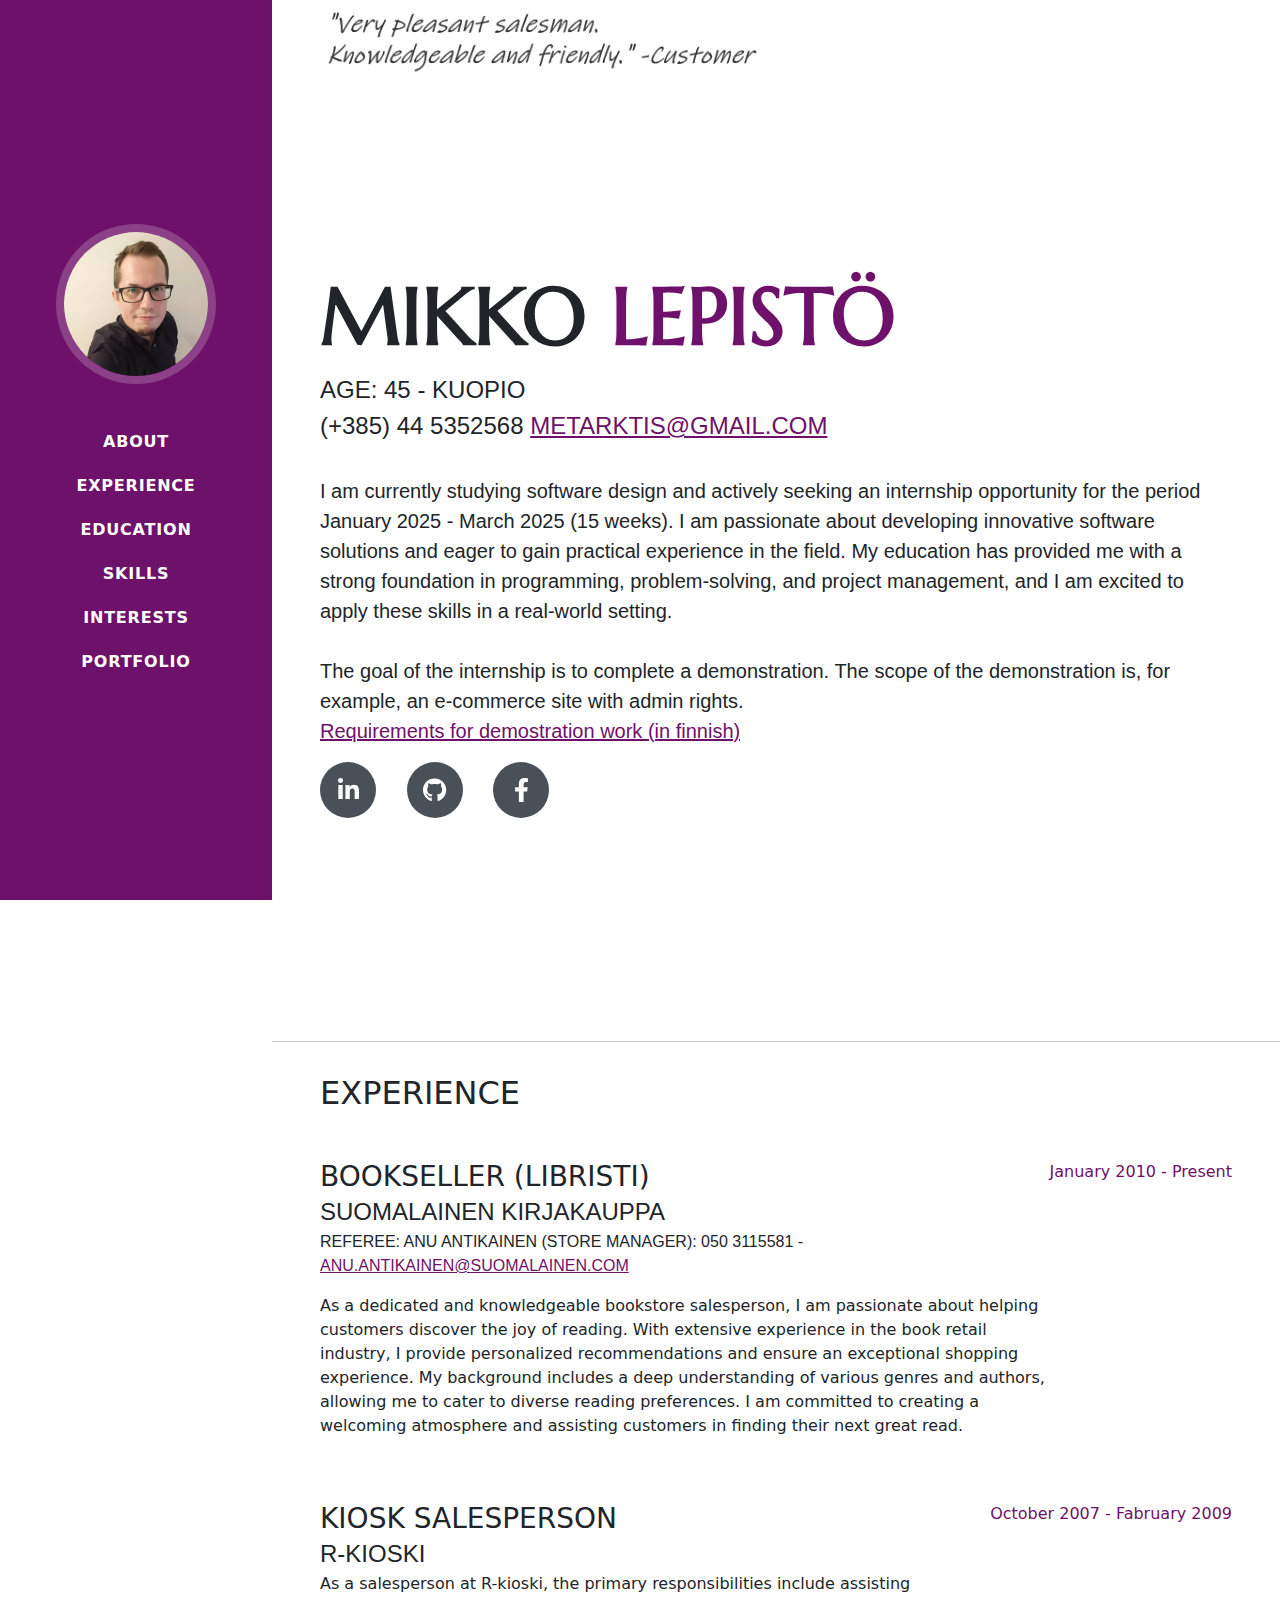
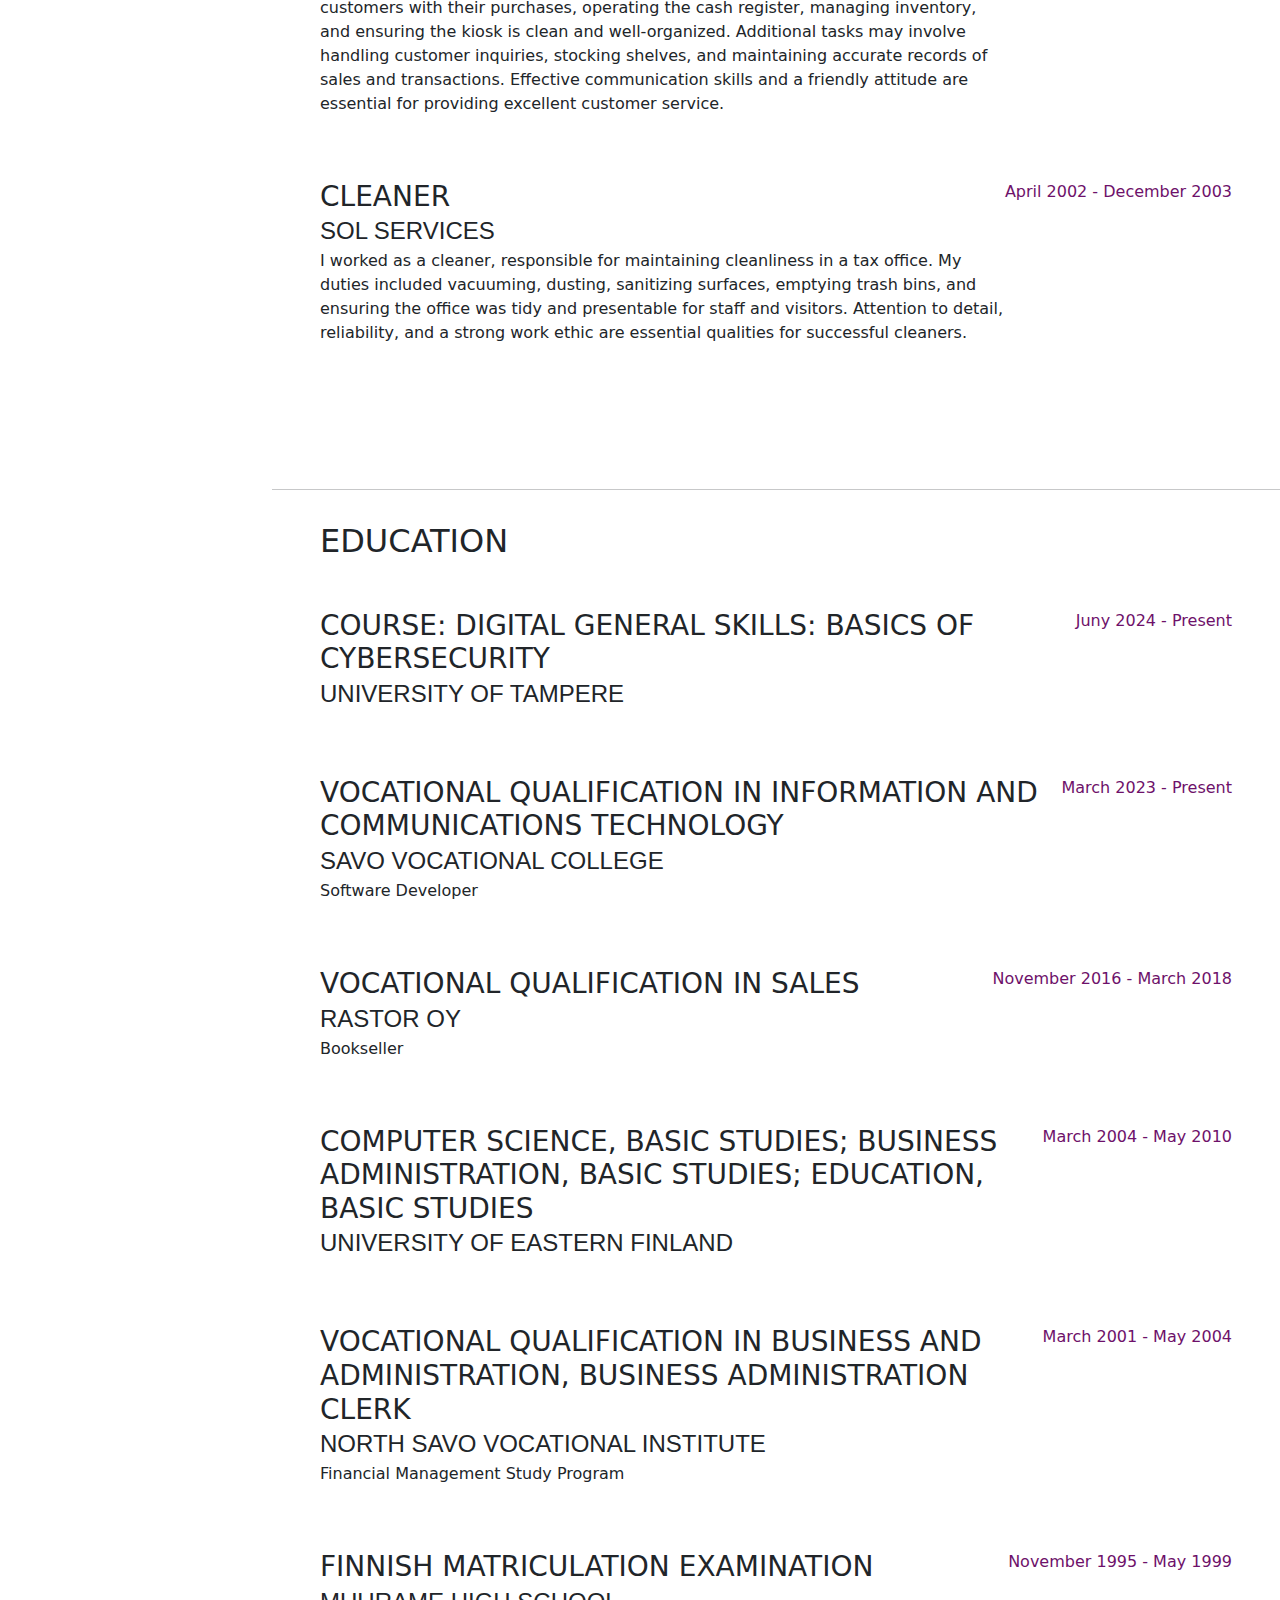
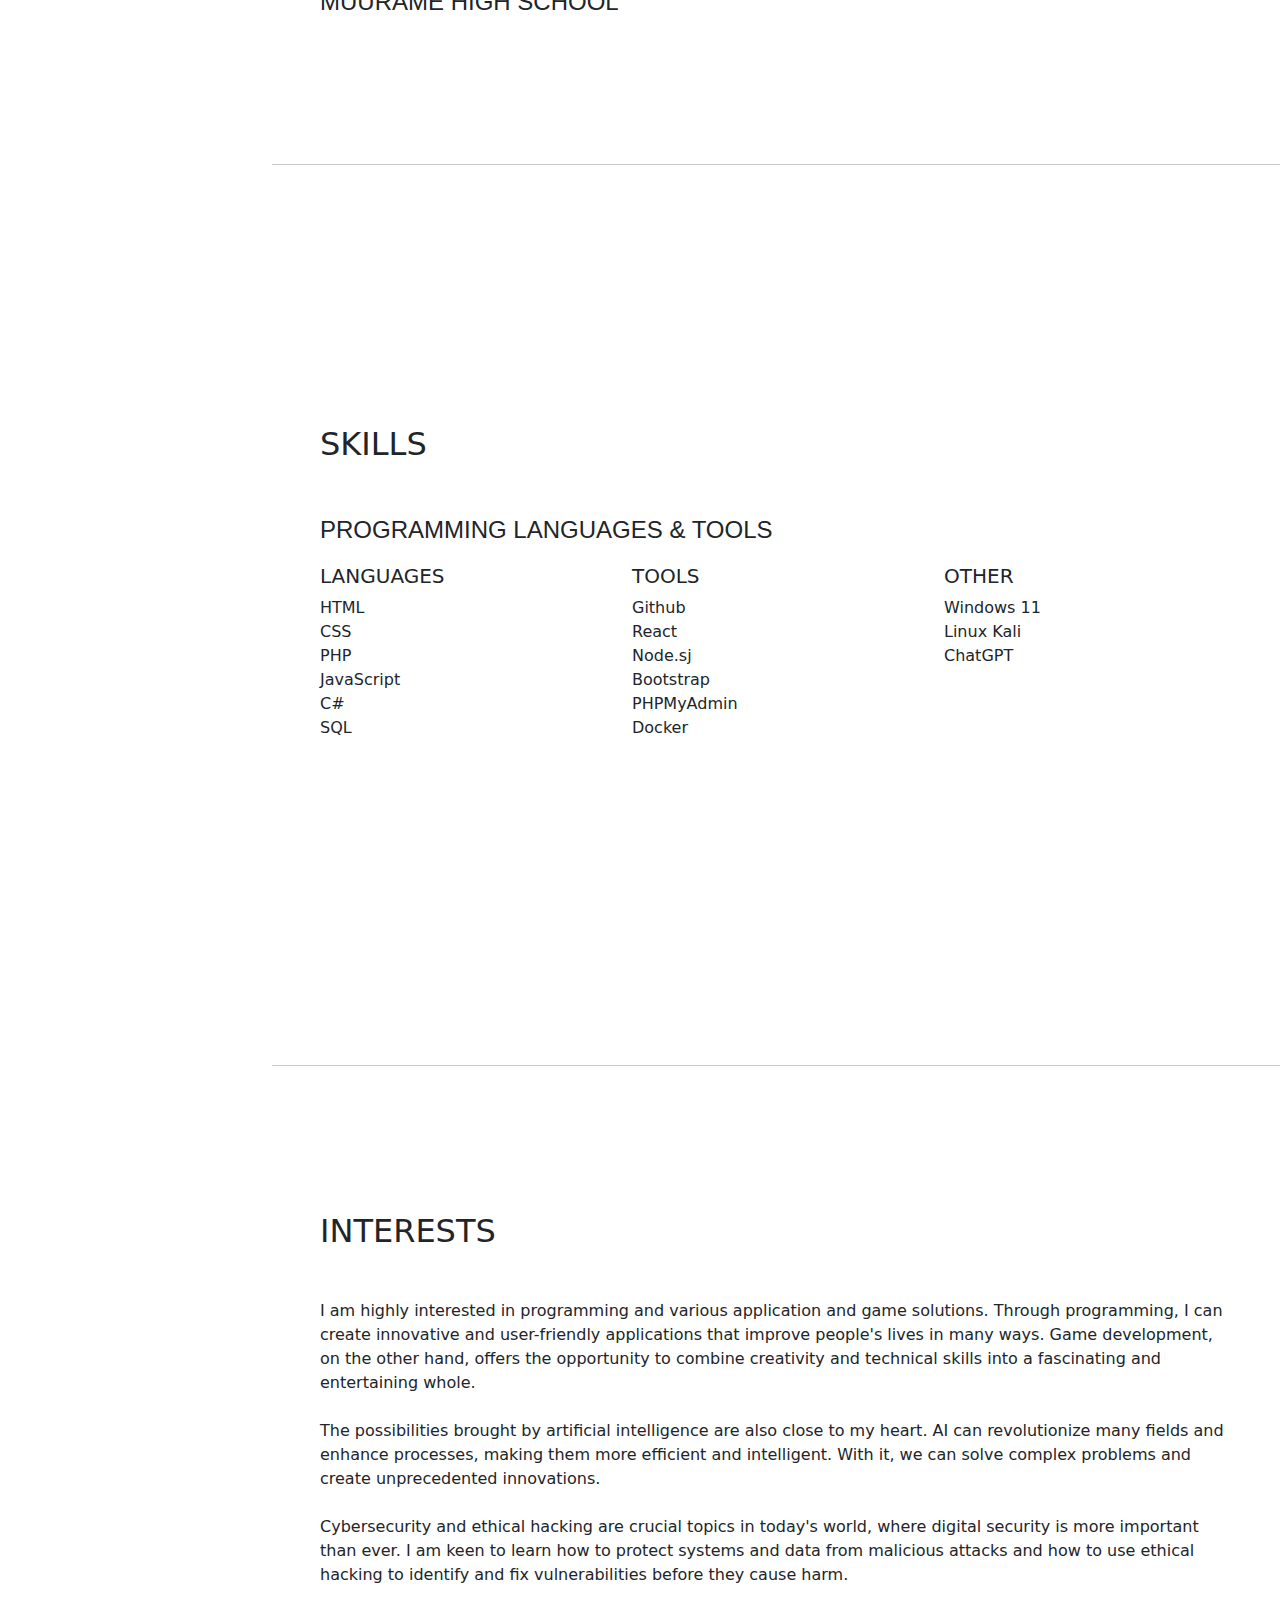
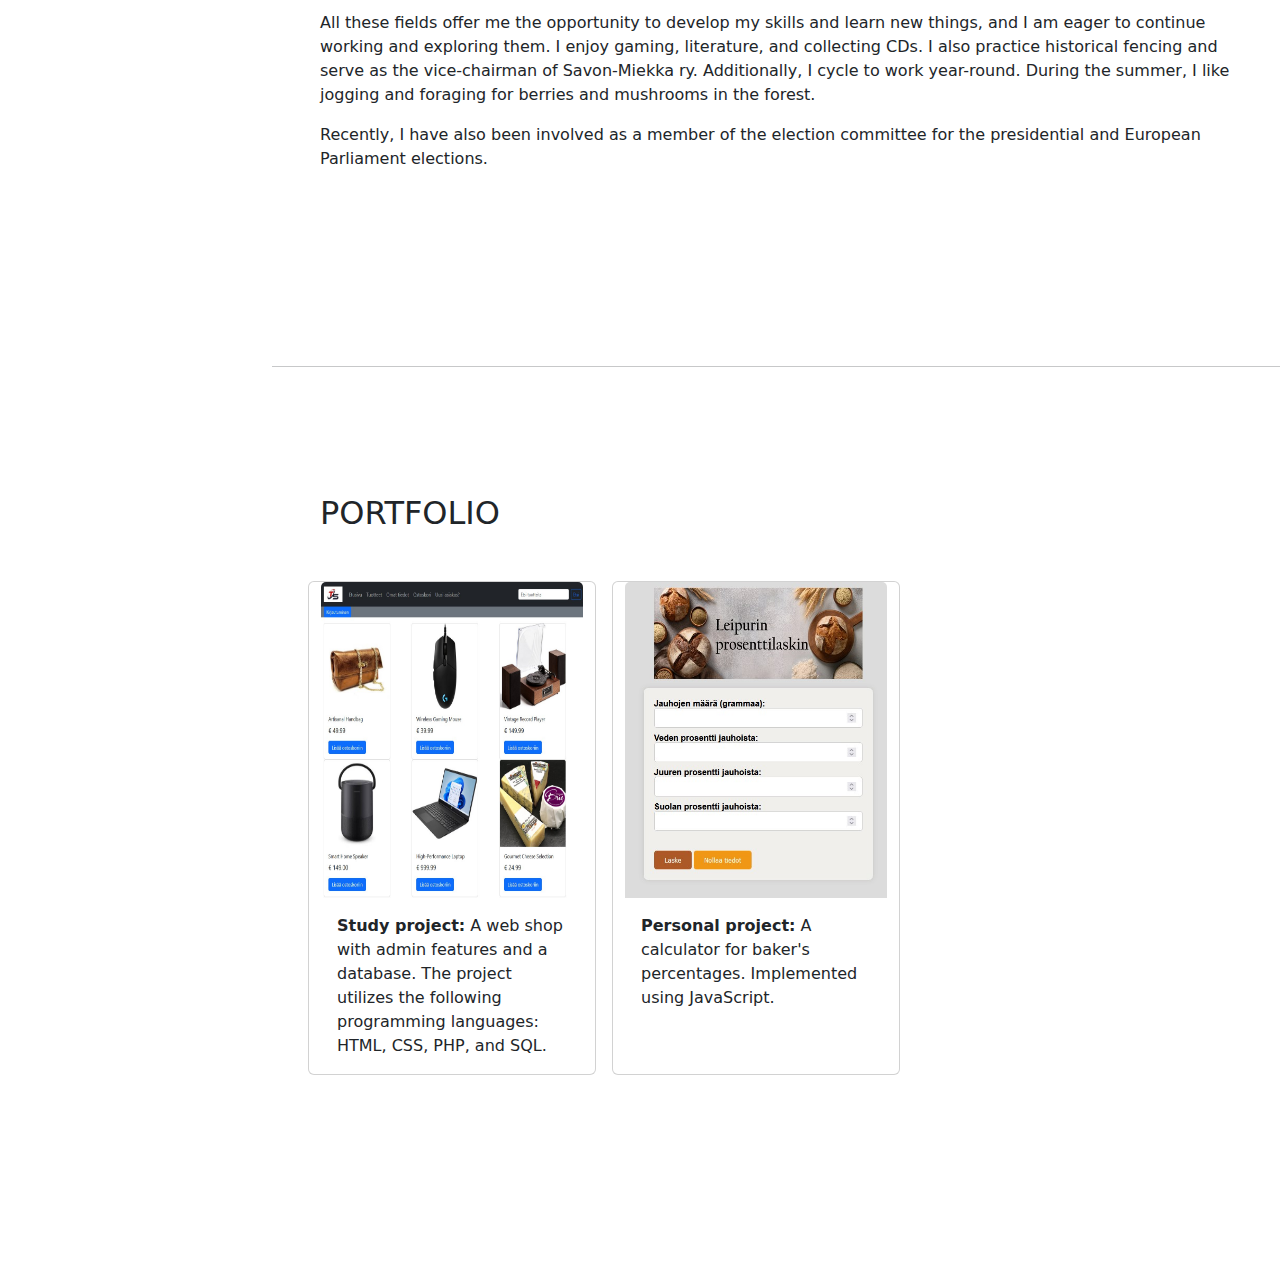
<file: index.html>
<html lang="en" class="fontawesome-i2svg-ative fontavesome-i2svg-complete">
<head>
    <meta charset="UTF-8">
    <meta name="description" content="resume">
    <meta name="keywords" content="HTML, CSS, JavaScript">
    <meta name="author" content="Mikko Lepisto">
    <meta name="viewport" content="width=device-width, initial-scale=1.0">
    <title>Resume by Mikko Lepistö</title>
    <link href="cv_style.css" rel="stylesheet">
    <!--Bootstrap-->
    <link href="https://cdn.jsdelivr.net/npm/bootstrap@5.3.3/dist/css/bootstrap.min.css" rel="stylesheet">
    
    <!--Google -font-->
    <link rel="preconnect" href="https://fonts.googleapis.com">
    <link rel="preconnect" href="https://fonts.gstatic.com" crossorigin>
    <link href="https://fonts.googleapis.com/css2?family=Marcellus&display=swap" rel="stylesheet">
    <script src="https://cdn.jsdelivr.net/npm/bootstrap@5.3.3/dist/js/bootstrap.bundle.min.js"></script>
</head>
<body id="page-top">

    <!--Carousel-->
    <div id="carouselExampleSlidesOnly" class="carousel slide" data-bs-ride="carousel">
        <div class="carousel-inner">
          <div class="carousel-item active">
            <img id="carousel-image" src="palaute1_small.jpg" class="d-block w-100" alt="...">
          </div>
          <div class="carousel-item">
            <img id="carousel-image" src="palaute2_small.jpg" class="d-block w-100" alt="...">
          </div>
          <div class="carousel-item">
            <img id="carousel-image" src="palaute4.jpg" class="d-block w-100" alt="...">
          </div>
        </div><!--//Crousel-inner-->
    </div><!--//Carousel-->
    
    <!--Navigation-->
    <nav class="navbar navbar-expand-lg navbar-dark fixed-top" id="sideNav">
        <a class="navbar-brand js-scroll-trigger" href="#page-top">
            <span class="d-block d-lg-none">Resume</span>
            <span class="d-none d-lg-block">
                <img class="img-fluid img-profile rounded-circle mx-auto mb-2" src="mikko.jpg" alt="avatar">
            </span>
        </a>
        <button class="navbar-toggler" type="button" data-bs-toggle="collapse" data-bs-target="#collapsibleNavbar">
            <span class="navbar-toggler-icon"></span>
        </button>
        <!--Navbar-->
        <div class="collapse navbar-collapse" id="collapsibleNavbar">
            <ul class="navbar-nav">
                <li class="navbar-item">
                    <a class="nav-link js-scroll-trigger active" href="#about">About</a>
                </li>
                <li class="navbar-item">
                    <a class="nav-link js-scroll-trigger" href="#experience">Experience</a>
                </li>
                <li class="navbar-item">
                    <a class="nav-link" href="#education">Education</a>
                </li>
                <li class="navbar-item">
                    <a class="nav-link" href="#skills">Skills</a>
                </li>
                <li class="navbar-item">
                    <a class="nav-link" href="#interests">Interests</a>
                </li>
                <li class="navbar-item">
                    <a class="nav-link" href="#portfolio">Portfolio</a>
                </li>
            </ul>
        </div><!--//Navbar-->
    </nav><!--//Navigation-->

    <!--Page content-->
    <div class="container-fluid p-0">
        <!--About-->
        <section class="resume-section" id="about">
            <div class="resume-section-content">
                <h1>
                    Mikko 
                    <span class="text-lastname">Lepistö</span>
                </h1>
                <div class="subheading mb-5">
                     Age: 45 - Kuopio <br>(+385) 44 5352568 
                    <a href="mailto:metarktis@gmail.com">metarktis@gmail.com</a>
                    <p class="lead">I am currently studying software design and actively seeking an internship opportunity for the period January 2025 - March 2025 (15 weeks). 
                        I am passionate about developing innovative software solutions and eager to gain practical experience in the field. 
                        My education has provided me with a strong foundation in programming, problem-solving, and project management, and I am excited to apply these skills in a real-world setting.
                        <br><br>
                        The goal of the internship is to complete a demonstration. The scope of the demonstration is, for example, an e-commerce site with admin rights.
                        <br>
                        <a href="https://eperusteet.opintopolku.fi/#/fi/ammatillinenperustutkinto/7861752/tutkinnonosat/7862782" target="_blank">Requirements for demostration work (in finnish)</a></p>
                    <div class="social-icons">
                        <a class="social-icon" href="https://www.linkedin.com/in/mikko-lepistö-38762966" target="_blank">
                            <svg class="svg-inline--fa fa-linkedin-in" aria-hidden="true" focusable="false" data-prefix="fab" data-icon="linkedin-in" role="img" xmlns="http://www.w3.org/2000/svg" viewBox="0 0 448 512" data-fa-i2svg="">
                                <path fill="currentColor" d="M100.28 448H7.4V148.9h92.88zM53.79 108.1C24.09 108.1 0 83.5 0 53.8a53.79 53.79 0 0 1 107.58 0c0 29.7-24.1 54.3-53.79 54.3zM447.9 448h-92.68V302.4c0-34.7-.7-79.2-48.29-79.2-48.29 0-55.69 37.7-55.69 76.7V448h-92.78V148.9h89.08v40.8h1.3c12.4-23.5 42.69-48.3 87.88-48.3 94 0 111.28 61.9 111.28 142.3V448z">

                                </path>
                            </svg>
                        </a>
                        <a class="social-icon" a href="https://github.com/Kirjakauppias/portfolio" target="_blank">
                            <svg class="svg-inline--fa fa-github" aria-hidden="true" focusable="false" data-prefix="fab" data-icon="github" role="img" xmlns="http://www.w3.org/2000/svg" viewBox="0 0 496 512" data-fa-i2svg="">
                                <path fill="currentColor" d="M165.9 397.4c0 2-2.3 3.6-5.2 3.6-3.3.3-5.6-1.3-5.6-3.6 0-2 2.3-3.6 5.2-3.6 3-.3 5.6 1.3 5.6 3.6zm-31.1-4.5c-.7 2 1.3 4.3 4.3 4.9 2.6 1 5.6 0 6.2-2s-1.3-4.3-4.3-5.2c-2.6-.7-5.5.3-6.2 2.3zm44.2-1.7c-2.9.7-4.9 2.6-4.6 4.9.3 2 2.9 3.3 5.9 2.6 2.9-.7 4.9-2.6 4.6-4.6-.3-1.9-3-3.2-5.9-2.9zM244.8 8C106.1 8 0 113.3 0 252c0 110.9 69.8 205.8 169.5 239.2 12.8 2.3 17.3-5.6 17.3-12.1 0-6.2-.3-40.4-.3-61.4 0 0-70 15-84.7-29.8 0 0-11.4-29.1-27.8-36.6 0 0-22.9-15.7 1.6-15.4 0 0 24.9 2 38.6 25.8 21.9 38.6 58.6 27.5 72.9 20.9 2.3-16 8.8-27.1 16-33.7-55.9-6.2-112.3-14.3-112.3-110.5 0-27.5 7.6-41.3 23.6-58.9-2.6-6.5-11.1-33.3 2.6-67.9 20.9-6.5 69 27 69 27 20-5.6 41.5-8.5 62.8-8.5s42.8 2.9 62.8 8.5c0 0 48.1-33.6 69-27 13.7 34.7 5.2 61.4 2.6 67.9 16 17.7 25.8 31.5 25.8 58.9 0 96.5-58.9 104.2-114.8 110.5 9.2 7.9 17 22.9 17 46.4 0 33.7-.3 75.4-.3 83.6 0 6.5 4.6 14.4 17.3 12.1C428.2 457.8 496 362.9 496 252 496 113.3 383.5 8 244.8 8zM97.2 352.9c-1.3 1-1 3.3.7 5.2 1.6 1.6 3.9 2.3 5.2 1 1.3-1 1-3.3-.7-5.2-1.6-1.6-3.9-2.3-5.2-1zm-10.8-8.1c-.7 1.3.3 2.9 2.3 3.9 1.6 1 3.6.7 4.3-.7.7-1.3-.3-2.9-2.3-3.9-2-.6-3.6-.3-4.3.7zm32.4 35.6c-1.6 1.3-1 4.3 1.3 6.2 2.3 2.3 5.2 2.6 6.5 1 1.3-1.3.7-4.3-1.3-6.2-2.2-2.3-5.2-2.6-6.5-1zm-11.4-14.7c-1.6 1-1.6 3.6 0 5.9 1.6 2.3 4.3 3.3 5.6 2.3 1.6-1.3 1.6-3.9 0-6.2-1.4-2.3-4-3.3-5.6-2z">

                                </path>
                            </svg>
                        </a>
                        <a class="social-icon" href="https://www.facebook.com/leppari/" target="_blank">
                            <svg class="svg-inline--fa fa-facebook-f" aria-hidden="true" focusable="false" data-prefix="fab" data-icon="facebook-f" role="img" xmlns="http://www.w3.org/2000/svg" viewBox="0 0 320 512" data-fa-i2svg="">
                                <path fill="currentColor" d="M279.14 288l14.22-92.66h-88.91v-60.13c0-25.35 12.42-50.06 52.24-50.06h40.42V6.26S260.43 0 225.36 0c-73.22 0-121.08 44.38-121.08 124.72v70.62H22.89V288h81.39v224h100.17V288z">

                                </path>
                            </svg>
                        </a>
                    </div><!--//sosial-icons-->
                </div><!--//subheading-->
            </div><!--//resume-section-content-->
        </section>
        <hr class="m-0">
        <!--Experience-->
        <section class="resume-section" id="experience">
            <div class="resume-section-content">
                <h2 class="mb-5">Experience</h2>
                <!--Workplace-->
                <div class="d-flex flex-column flex-md-row justify-content-between mb-5">
                    <!--Title-->
                    <div class="flex-grow-1">
                        <h3 class="mb-0">Bookseller (Libristi)</h3>
                        <!--Organization-->
                        <div class="subheading mb-3>">
                            Suomalainen Kirjakauppa<br>
                            <p class="referee">Referee: Anu Antikainen (store manager): 050 3115581 - <a href="anu.antikainen@suomalainen.com">anu.antikainen@suomalainen.com</a></p>
                        </div><!--Organization-->
                        <p>As a dedicated and knowledgeable bookstore salesperson, I am passionate about helping customers discover the joy of reading. 
                            With extensive experience in the book retail industry, I provide personalized recommendations and ensure an exceptional shopping experience. 
                            My background includes a deep understanding of various genres and authors, allowing me to cater to diverse reading preferences. 
                            I am committed to creating a welcoming atmosphere and assisting customers in finding their next great read.
                        </p>
                    </div><!--//Title-->
                    <div class="flex-shrink-0">
                        <span class="text-date">January 2010 - Present</span>
                    </div>
                </div><!--//Workplace-->
                <!--Workplace-->
                <div class="d-flex flex-column flex-md-row justify-content-between mb-5">
                    <!--Title-->
                    <div class="flex-grow-1">
                        <h3 class="mb-0">Kiosk Salesperson</h3>
                        <!--Organization-->
                        <div class="subheading mb-3>">
                            R-Kioski
                        </div><!--Organization-->
                        <p>As a salesperson at R-kioski, the primary responsibilities include assisting customers with their purchases, operating the cash register, 
                            managing inventory, and ensuring the kiosk is clean and well-organized. Additional tasks may involve handling customer inquiries, 
                            stocking shelves, and maintaining accurate records of sales and transactions. Effective communication skills and a friendly attitude 
                            are essential for providing excellent customer service.</p>
                    </div><!--//Title-->
                    <div class="flex-shrink-0">
                        <span class="text-date">October 2007 - Fabruary 2009</span>
                    </div>
                </div><!--//Workplace-->
                <!--Workplace-->
                <div class="d-flex flex-column flex-md-row justify-content-between mb-5">
                    <!--Title-->
                    <div class="flex-grow-1">
                        <h3 class="mb-0">Cleaner</h3>
                        <!--Organization-->
                        <div class="subheading mb-3>">
                            SOL Services
                        </div><!--Organization-->
                        <p>I worked as a cleaner, responsible for maintaining cleanliness in a tax office. 
                            My duties included vacuuming, dusting, sanitizing surfaces, emptying trash bins, 
                            and ensuring the office was tidy and presentable for staff and visitors. 
                            Attention to detail, reliability, and a strong work ethic are essential qualities for successful cleaners.</p>
                    </div><!--//Title-->
                    <div class="flex-shrink-0">
                        <span class="text-date">April 2002 - December 2003</span>
                    </div>
                </div><!--//Workplace-->
            </div><!--//resume-section-content-->
        </section>
        <hr class="m-0">
        <!--Education-->
        <section class="resume-section" id="education">
            <div class="resume-section-content">
                <h2 class="mb-5">Education</h2>
                <!--School-->
                <div class="d-flex flex-column flex-md-row justify-content-between mb-5">
                    <!--Title-->
                    <div class="flex-grow-1">
                        <h3 class="mb-0">Course: Digital General Skills: Basics of Cybersecurity</h3>
                        <!--Organization-->
                        <div class="subheading mb-3>">
                            University of Tampere
                        </div><!--Organization-->
                        <p></p>
                    </div><!--//Title-->
                    <div class="flex-shrink-0">
                        <span class="text-date">Juny 2024 - Present</span>
                    </div>
                </div><!--//School-->
                <!--School-->
                <div class="d-flex flex-column flex-md-row justify-content-between mb-5">
                    <!--Title-->
                    <div class="flex-grow-1">
                        <h3 class="mb-0">Vocational Qualification in Information and Communications Technology</h3>
                        <!--Organization-->
                        <div class="subheading mb-3>">
                            Savo Vocational College
                        </div><!--Organization-->
                        <p>Software Developer</p>
                    </div><!--//Title-->
                    <div class="flex-shrink-0">
                        <span class="text-date">March 2023 - Present</span>
                    </div>
                </div><!--//School-->
                <!--School-->
                <div class="d-flex flex-column flex-md-row justify-content-between mb-5">
                    <!--Title-->
                    <div class="flex-grow-1">
                        <h3 class="mb-0">Vocational Qualification in Sales</h3>
                        <!--Organization-->
                        <div class="subheading mb-3>">
                            Rastor Oy
                        </div><!--Organization-->
                        <p>Bookseller</p>
                    </div><!--//Title-->
                    <div class="flex-shrink-0">
                        <span class="text-date">November 2016 - March 2018</span>
                    </div>
                </div><!--//School-->
                <!--School-->
                <div class="d-flex flex-column flex-md-row justify-content-between mb-5">
                    <!--Title-->
                    <div class="flex-grow-1">
                        <h3 class="mb-0">Computer Science, Basic Studies; Business Administration, Basic Studies; Education, Basic Studies</h3>
                        <!--Organization-->
                        <div class="subheading mb-3>">
                            University of Eastern Finland
                        </div><!--Organization-->
                        <p></p>
                    </div><!--//Title-->
                    <div class="flex-shrink-0">
                        <span class="text-date">March 2004 - May 2010</span>
                    </div>
                </div><!--//School-->
                <!--School-->
                <div class="d-flex flex-column flex-md-row justify-content-between mb-5">
                    <!--Title-->
                    <div class="flex-grow-1">
                        <h3 class="mb-0">Vocational Qualification in Business and Administration, Business Administration Clerk</h3>
                        <!--Organization-->
                        <div class="subheading mb-3>">
                            North Savo Vocational Institute
                        </div><!--Organization-->
                        <p>Financial Management Study Program</p>
                    </div><!--//Title-->
                    <div class="flex-shrink-0">
                        <span class="text-date">March 2001 - May 2004</span>
                    </div>
                </div><!--//School-->
                <!--School-->
                <div class="d-flex flex-column flex-md-row justify-content-between mb-5">
                    <!--Title-->
                    <div class="flex-grow-1">
                        <h3 class="mb-0">Finnish Matriculation Examination</h3>
                        <!--Organization-->
                        <div class="subheading mb-3>">
                            Muurame High School
                        </div><!--Organization-->
                        <p></p>
                    </div><!--//Title-->
                    <div class="flex-shrink-0">
                        <span class="text-date">November 1995 - May 1999</span>
                    </div>
                </div><!--//School-->
            </div><!--//resume-section-content-->
        </section>
        <hr class="m-0">
        <!--Skills-->
        <section class="resume-section" id="skills">
            <div class="resume-section-content">
                <h2 class="mb-5">Skills</h2>
                <div class="subheading mb-3">Programming Languages & Tools</div>
                    <div class="row">
                        <div class="col">
                            <h5>Languages</h5>
                            <ul class="list-inline dev-icons">
                                <li>
                                    HTML
                                </li>
                                <li>
                                    CSS
                                </li>
                                <li>
                                    PHP
                                </li>
                                <li>
                                    JavaScript
                                </li>
                                <li>
                                    C#
                                </li>
                                <li>
                                    SQL
                                </li>
                            </ul>
                        </div><!--//Col-->
                        <div class="col">
                            <h5>Tools</h5>
                            <ul class="list-inline dev-icons">
                                <li>
                                    Github
                                </li>
                                <li>
                                    React
                                </li>
                                <li>
                                    Node.sj
                                </li>
                                <li>
                                    Bootstrap
                                </li>
                                <li>
                                    PHPMyAdmin
                                </li>
                                <li>
                                    Docker
                                </li>
                            </ul>
                        </div><!--//Col-->
                        <div class="col">
                            <h5>Other</h5>
                            <ul class="list-inline dev-icons">
                                <li>Windows 11</li>
                                <li>Linux Kali</li>
                                <li>ChatGPT</li>
                            </ul>
                        </div><!--//Col-->
                    </div><!--//Row-->
            </div><!--//resume-section-content-->
        </section><!--//Skills-->
        <hr class="m-0">
        <!--Interests-->
        <section class="resume-section" id="interests">
            <div class="resume-section-content">
                <h2 class="mb-5">Interests</h2>
                <p>I am highly interested in programming and various application and game solutions. Through programming, I can create innovative and user-friendly applications that improve people's lives in many ways. Game development, on the other hand, offers the opportunity to combine creativity and technical skills into a fascinating and entertaining whole.
                    <br><br>
                    The possibilities brought by artificial intelligence are also close to my heart. AI can revolutionize many fields and enhance processes, making them more efficient and intelligent. With it, we can solve complex problems and create unprecedented innovations.
                    <br><br>
                    Cybersecurity and ethical hacking are crucial topics in today's world, where digital security is more important than ever. I am keen to learn how to protect systems and data from malicious attacks and how to use ethical hacking to identify and fix vulnerabilities before they cause harm.
                    <br><br>
                    All these fields offer me the opportunity to develop my skills and learn new things, and I am eager to continue working and exploring them.
                    I enjoy gaming, literature, and collecting CDs. I also practice historical fencing and serve as the vice-chairman of Savon-Miekka ry. 
                    Additionally, I cycle to work year-round. During the summer, I like jogging and foraging for berries and mushrooms in the forest.</p>
                <p class="mb-0">Recently, I have also been involved as a member of the election committee for the presidential and European Parliament elections.</p>
            </div><!--//resume-section-content-->
        </section><!--//Interests-->
        <hr class="m-0">
        <!--Portfolio-->
        <section class="resume-section" id="portfolio">
            <div class="resume-section-content">
                <h2 class="mb-5">Portfolio</h2>
                <div class="row">
                        <div class="card" style="width: 18rem;">
                            <a href="tuoteshoppi.jpg" target="_blank">
                                <img src="tuoteshoppi.jpg" class="card-img-top" alt="kuva_tuoteshopista">
                            </a>
                            <div class="card-body">
                                <p class="card-text"><b>Study project:</b> A web shop with admin features and a database. The project utilizes the following programming languages: HTML, CSS, PHP, and SQL.</p>        
                            </div><!--//card-body-->
                        </div><!--//card-->
                        <div class="card" style="width: 18rem;">
                            <a href="prosenttilaskin.jpg" target="_blank">
                                <img src="prosenttilaskin.jpg" class="card-img-top" alt="kuva_prosenttilaskimesta">
                            </a>
                            <div class="card-body">
                                <p class="card-text"><b>Personal project:</b> A calculator for baker's percentages. Implemented using JavaScript.</p>        
                            </div><!--//card-body-->
                        </div><!--//card-->                  
                </div><!--//row-->
            </div><!--//resume-section-content-->
        </section><!--//Portfolio-->
    </div><!--//Page content-->
</body>
</html>
</file>
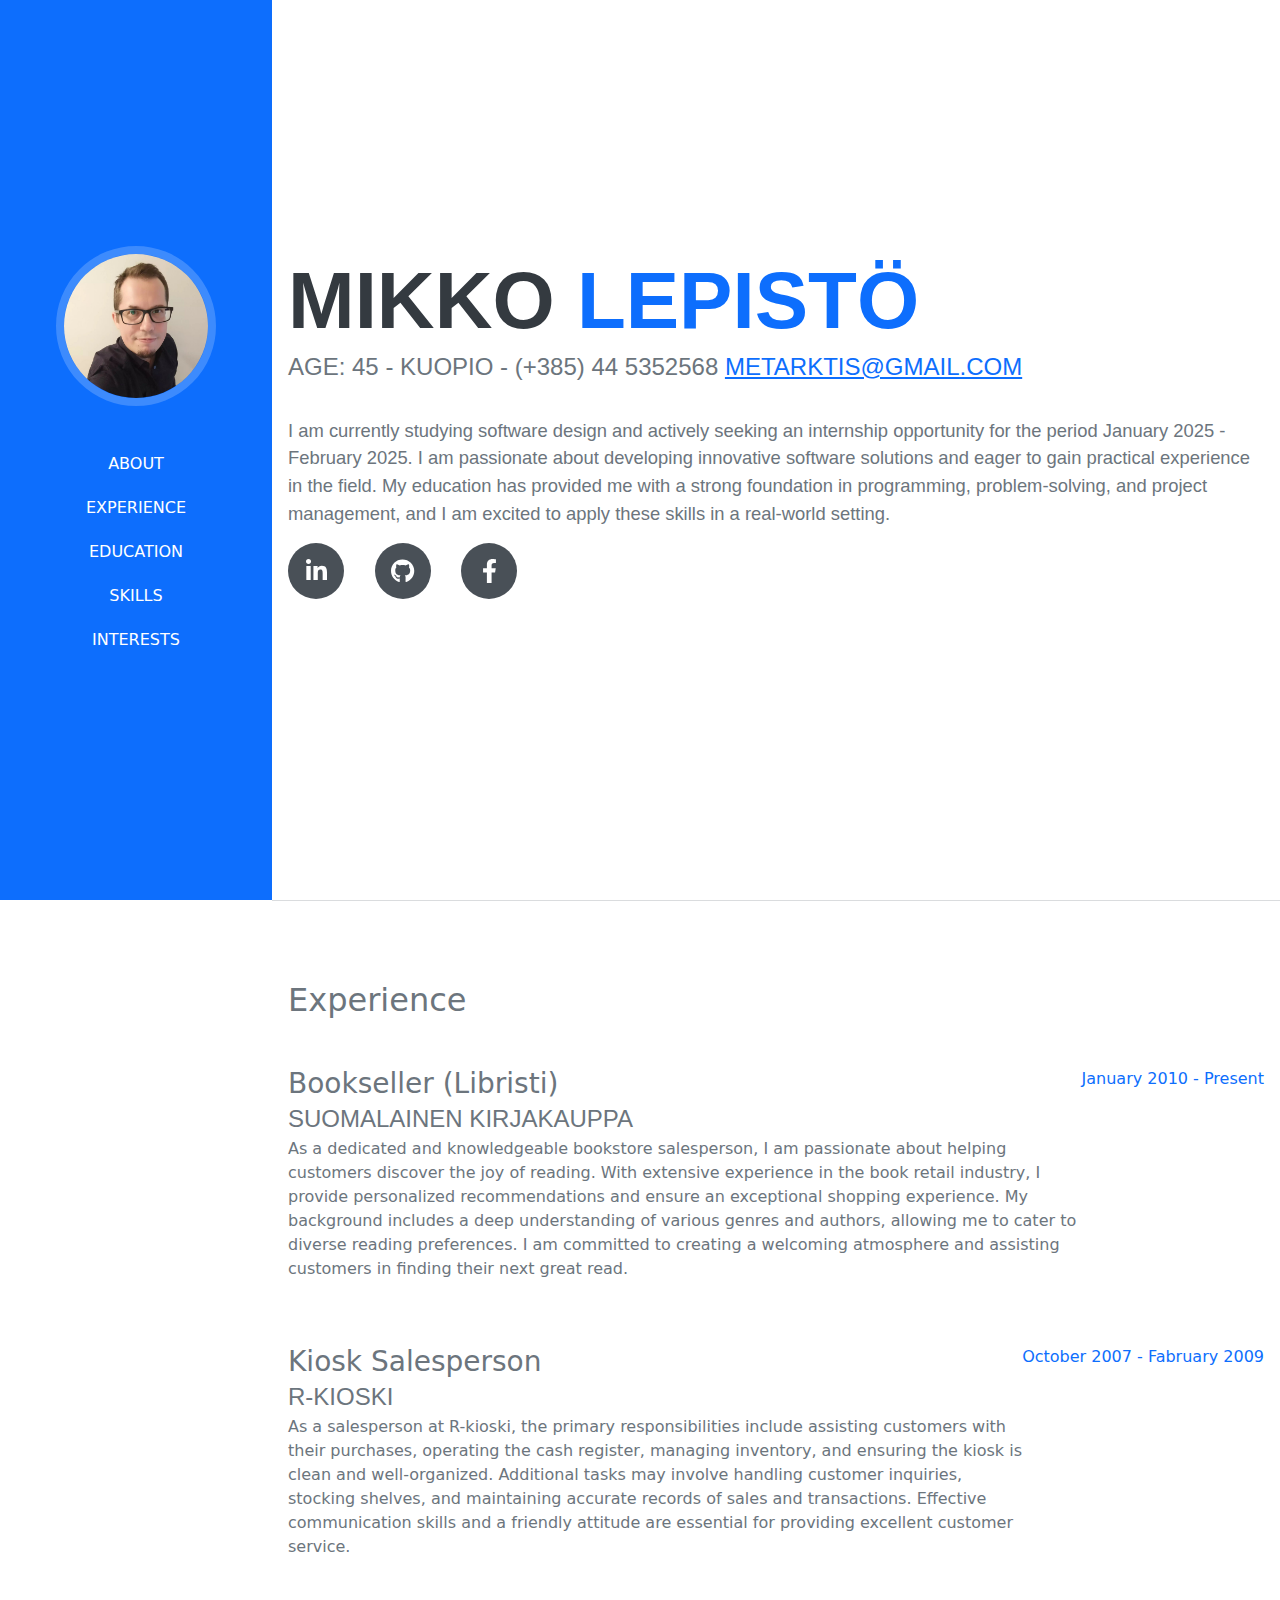
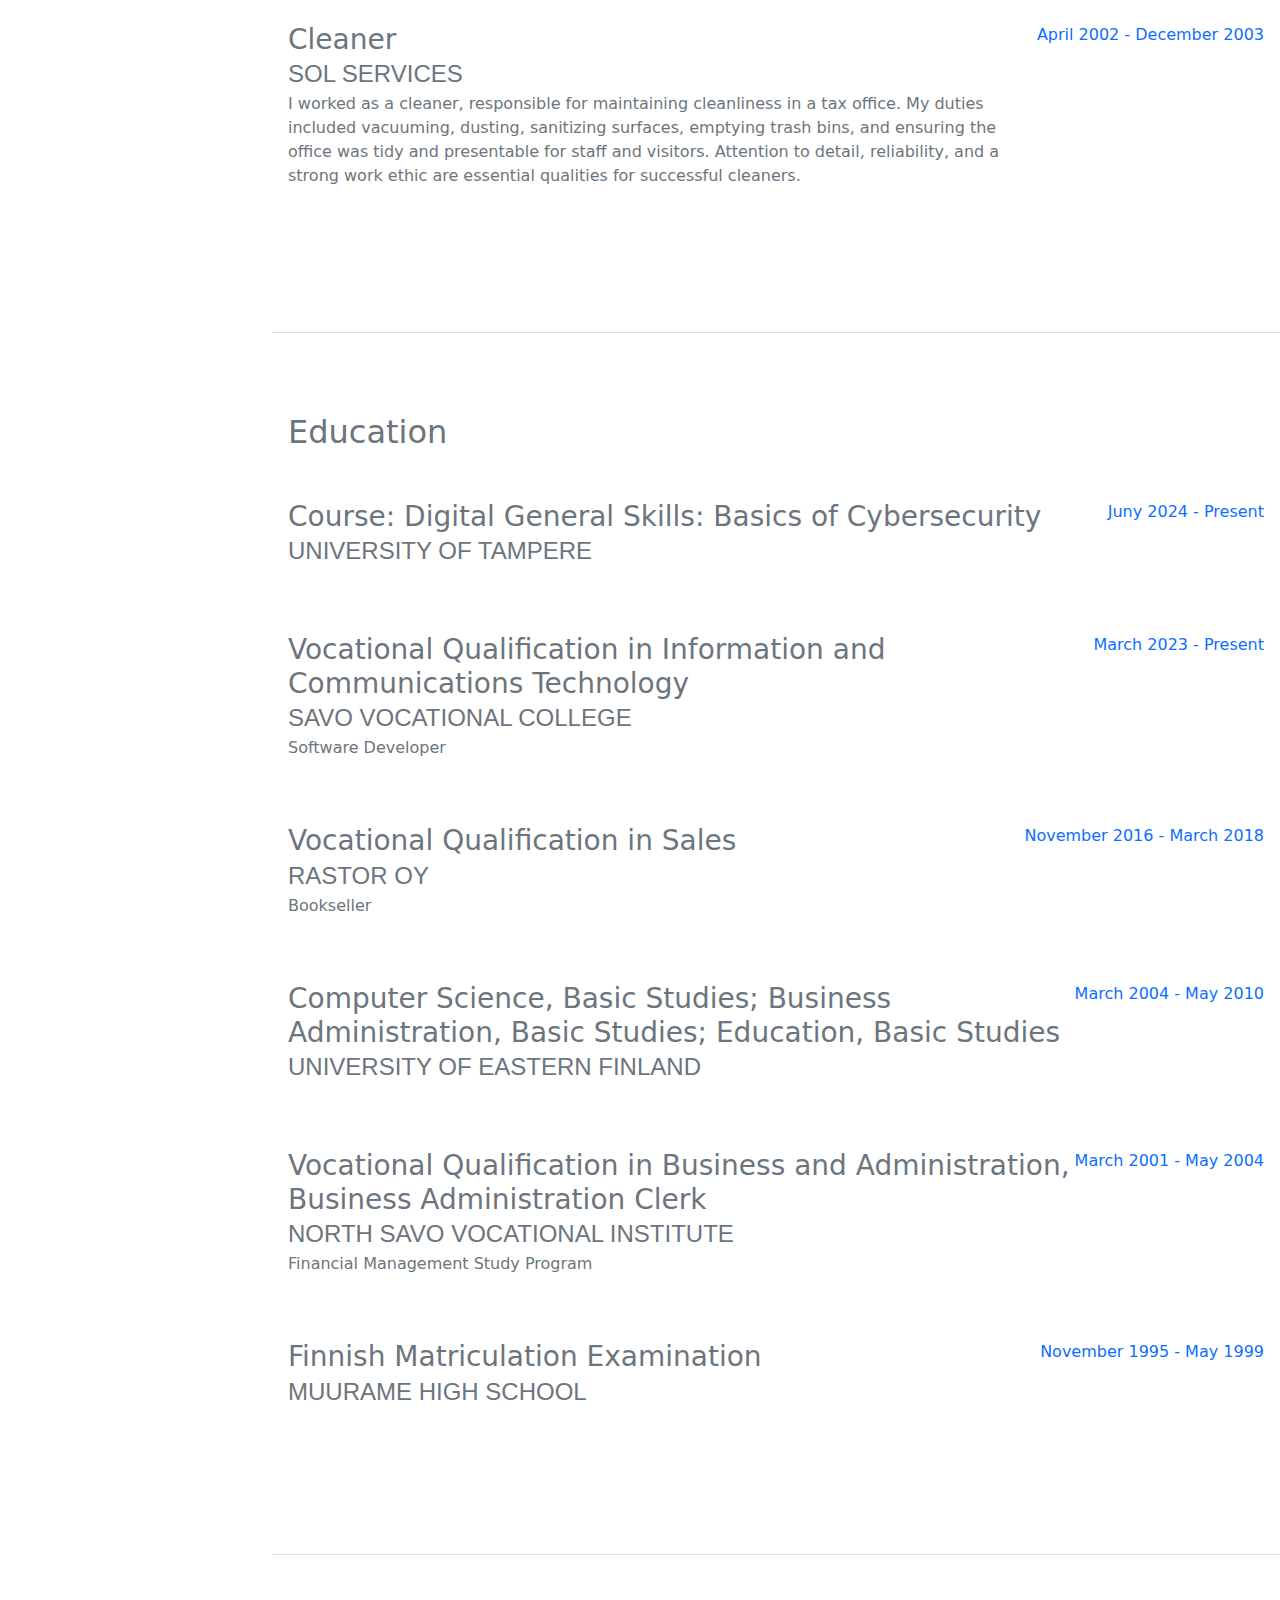
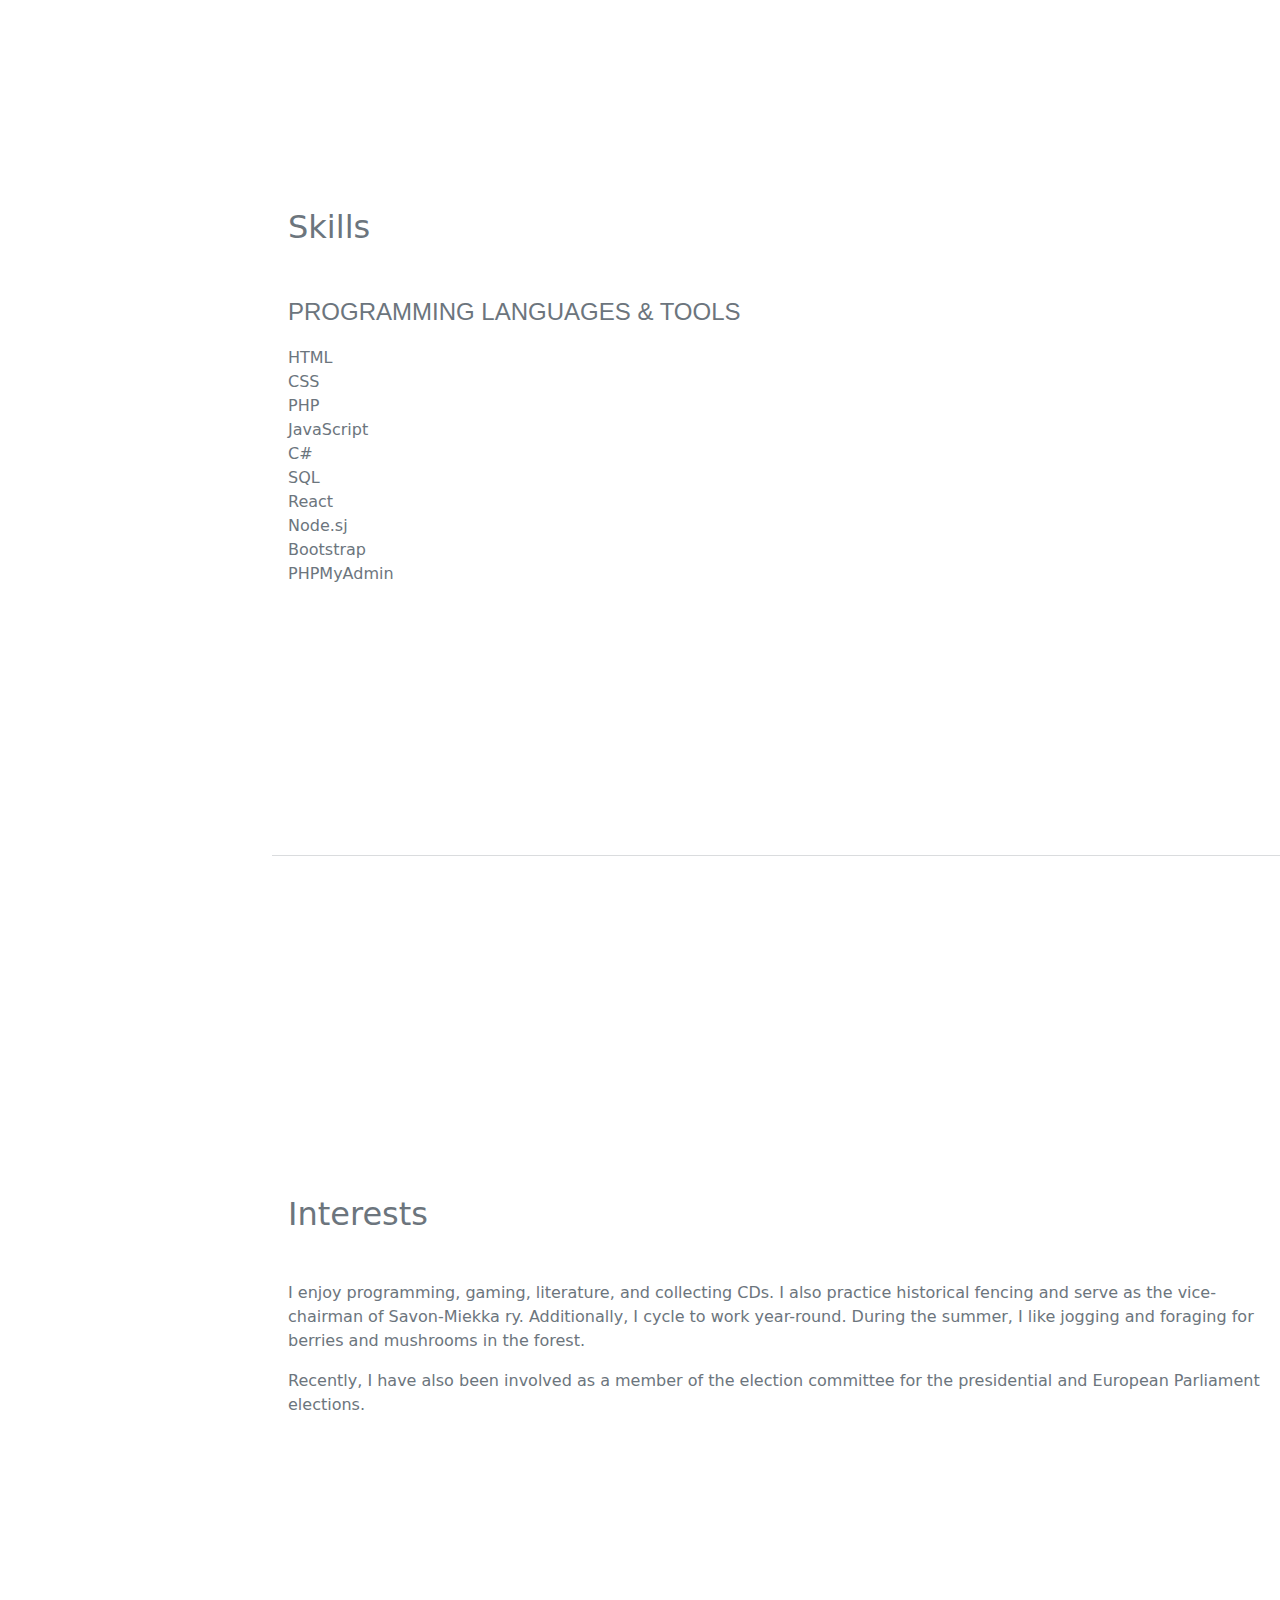
<file: CV nettisivu/index.html>
<html lang="en" class="fontawesome-i2svg-ative fontavesome-i2svg-complete">
<head>
    <meta charset="UTF-8">
    <meta name="description" content="resume">
    <meta name="keywords" content="HTML, CSS, JavaScript">
    <meta name="author" content="Mikko Lepisto">
    <meta name="viewport" content="width=device-width, initial-scale=1.0">
    <title>Resume by Mikko Lepistö</title>
    <link href="https://cdn.jsdelivr.net/npm/bootstrap@5.3.3/dist/css/bootstrap.min.css" rel="stylesheet">
    <link href="./styles/cv_style.css" rel="stylesheet"> 
    <script src="https://cdn.jsdelivr.net/npm/bootstrap@5.3.3/dist/js/bootstrap.bundle.min.js"></script>
</head>
<body id="page-top">
    <!--Navigation-->
    <nav class="navbar navbar-expand-lg navbar-dark bg-primary fixed-top" id="sideNav">
        <a class="navbar-brand js-scroll-trigger" href="#page-top">
            <span class="d-block d-lg-none">Mikko Lepistö</span>
            <span class="d-none d-lg-block">
                <img class="img-fluid img-profile rounded-circle mx-auto mb-2" src="images/mikko.jpg" alt="avatar">
            </span>
        </a>
        <button class="navbar-toggler" type="button" data-bs-toggle="collapse" data-bs-target="#collapsibleNavbar">
            <span class="navbar-toggler-icon"></span>
        </button>
        <!--Navbar-->
        <div class="collapse navbar-collapse" id="collapsibleNavbar">
            <ul class="navbar-nav">
                <li class="navbar-item">
                    <a class="nav-link js-scroll-trigger active" href="#about">About</a>
                </li>
                <li class="navbar-item">
                    <a class="nav-link js-scroll-trigger" href="#experience">Experience</a>
                </li>
                <li class="navbar-item">
                    <a class="nav-link" href="#education">Education</a>
                </li>
                <li class="navbar-item">
                    <a class="nav-link" href="#skills">Skills</a>
                </li>
                <li class="navbar-item">
                    <a class="nav-link" href="#interests">Interests</a>
                </li>
            </ul>
        </div><!--//Navbar-->
    </nav><!--//Navigation-->
    <!--Page content-->
    <div class="container-fluid p-0">
        <!--About-->
        <section class="resume-section" id="about">
            <div class="resume-section-content">
                <h1 class="mb-0">
                    Mikko 
                    <span class="text-primary">Lepistö</span>
                </h1>
                <div class="subheading mb-5">
                     Age: 45 - Kuopio - (+385) 44 5352568 
                    <a href="mailto:metarktis@gmail.com">metarktis@gmail.com</a>
                    <p class="lead">I am currently studying software design and actively seeking an internship opportunity for the period January 2025 - February 2025. 
                        I am passionate about developing innovative software solutions and eager to gain practical experience in the field. 
                        My education has provided me with a strong foundation in programming, problem-solving, and project management, and I am excited to apply these skills in a real-world setting.</p>
                    <div class="social-icons">
                        <a class="social-icon" href="https://www.linkedin.com/in/mikko-lepistö-38762966" target="_blank">
                            <svg class="svg-inline--fa fa-linkedin-in" aria-hidden="true" focusable="false" data-prefix="fab" data-icon="linkedin-in" role="img" xmlns="http://www.w3.org/2000/svg" viewBox="0 0 448 512" data-fa-i2svg="">
                                <path fill="currentColor" d="M100.28 448H7.4V148.9h92.88zM53.79 108.1C24.09 108.1 0 83.5 0 53.8a53.79 53.79 0 0 1 107.58 0c0 29.7-24.1 54.3-53.79 54.3zM447.9 448h-92.68V302.4c0-34.7-.7-79.2-48.29-79.2-48.29 0-55.69 37.7-55.69 76.7V448h-92.78V148.9h89.08v40.8h1.3c12.4-23.5 42.69-48.3 87.88-48.3 94 0 111.28 61.9 111.28 142.3V448z">

                                </path>
                            </svg>
                        </a>
                        <a class="social-icon" a href="https://github.com/Kirjakauppias/portfolio" target="_blank">
                            <svg class="svg-inline--fa fa-github" aria-hidden="true" focusable="false" data-prefix="fab" data-icon="github" role="img" xmlns="http://www.w3.org/2000/svg" viewBox="0 0 496 512" data-fa-i2svg="">
                                <path fill="currentColor" d="M165.9 397.4c0 2-2.3 3.6-5.2 3.6-3.3.3-5.6-1.3-5.6-3.6 0-2 2.3-3.6 5.2-3.6 3-.3 5.6 1.3 5.6 3.6zm-31.1-4.5c-.7 2 1.3 4.3 4.3 4.9 2.6 1 5.6 0 6.2-2s-1.3-4.3-4.3-5.2c-2.6-.7-5.5.3-6.2 2.3zm44.2-1.7c-2.9.7-4.9 2.6-4.6 4.9.3 2 2.9 3.3 5.9 2.6 2.9-.7 4.9-2.6 4.6-4.6-.3-1.9-3-3.2-5.9-2.9zM244.8 8C106.1 8 0 113.3 0 252c0 110.9 69.8 205.8 169.5 239.2 12.8 2.3 17.3-5.6 17.3-12.1 0-6.2-.3-40.4-.3-61.4 0 0-70 15-84.7-29.8 0 0-11.4-29.1-27.8-36.6 0 0-22.9-15.7 1.6-15.4 0 0 24.9 2 38.6 25.8 21.9 38.6 58.6 27.5 72.9 20.9 2.3-16 8.8-27.1 16-33.7-55.9-6.2-112.3-14.3-112.3-110.5 0-27.5 7.6-41.3 23.6-58.9-2.6-6.5-11.1-33.3 2.6-67.9 20.9-6.5 69 27 69 27 20-5.6 41.5-8.5 62.8-8.5s42.8 2.9 62.8 8.5c0 0 48.1-33.6 69-27 13.7 34.7 5.2 61.4 2.6 67.9 16 17.7 25.8 31.5 25.8 58.9 0 96.5-58.9 104.2-114.8 110.5 9.2 7.9 17 22.9 17 46.4 0 33.7-.3 75.4-.3 83.6 0 6.5 4.6 14.4 17.3 12.1C428.2 457.8 496 362.9 496 252 496 113.3 383.5 8 244.8 8zM97.2 352.9c-1.3 1-1 3.3.7 5.2 1.6 1.6 3.9 2.3 5.2 1 1.3-1 1-3.3-.7-5.2-1.6-1.6-3.9-2.3-5.2-1zm-10.8-8.1c-.7 1.3.3 2.9 2.3 3.9 1.6 1 3.6.7 4.3-.7.7-1.3-.3-2.9-2.3-3.9-2-.6-3.6-.3-4.3.7zm32.4 35.6c-1.6 1.3-1 4.3 1.3 6.2 2.3 2.3 5.2 2.6 6.5 1 1.3-1.3.7-4.3-1.3-6.2-2.2-2.3-5.2-2.6-6.5-1zm-11.4-14.7c-1.6 1-1.6 3.6 0 5.9 1.6 2.3 4.3 3.3 5.6 2.3 1.6-1.3 1.6-3.9 0-6.2-1.4-2.3-4-3.3-5.6-2z">

                                </path>
                            </svg>
                        </a>
                        <a class="social-icon" href="https://www.facebook.com/leppari/" target="_blank">
                            <svg class="svg-inline--fa fa-facebook-f" aria-hidden="true" focusable="false" data-prefix="fab" data-icon="facebook-f" role="img" xmlns="http://www.w3.org/2000/svg" viewBox="0 0 320 512" data-fa-i2svg="">
                                <path fill="currentColor" d="M279.14 288l14.22-92.66h-88.91v-60.13c0-25.35 12.42-50.06 52.24-50.06h40.42V6.26S260.43 0 225.36 0c-73.22 0-121.08 44.38-121.08 124.72v70.62H22.89V288h81.39v224h100.17V288z">

                                </path>
                            </svg>
                        </a>
                    </div><!--//sosial-icons-->
                </div><!--//subheading-->
            </div><!--//resume-section-content-->
        </section>
        <hr class="m-0">
        <!--Experience-->
        <section class="resume-section" id="experience">
            <div class="resume-section-content">
                <h2 class="mb-5">Experience</h2>
                <!--Workplace-->
                <div class="d-flex flex-column flex-md-row justify-content-between mb-5">
                    <!--Title-->
                    <div class="flex-grow-1">
                        <h3 class="mb-0">Bookseller (Libristi)</h3>
                        <!--Organization-->
                        <div class="subheading mb-3>">
                            Suomalainen Kirjakauppa
                        </div><!--Organization-->
                        <p>As a dedicated and knowledgeable bookstore salesperson, I am passionate about helping customers discover the joy of reading. 
                            With extensive experience in the book retail industry, I provide personalized recommendations and ensure an exceptional shopping experience. 
                            My background includes a deep understanding of various genres and authors, allowing me to cater to diverse reading preferences. 
                            I am committed to creating a welcoming atmosphere and assisting customers in finding their next great read.</p>
                    </div><!--//Title-->
                    <div class="flex-shrink-0">
                        <span class="text-primary">January 2010 - Present</span>
                    </div>
                </div><!--//Workplace-->
                <!--Workplace-->
                <div class="d-flex flex-column flex-md-row justify-content-between mb-5">
                    <!--Title-->
                    <div class="flex-grow-1">
                        <h3 class="mb-0">Kiosk Salesperson</h3>
                        <!--Organization-->
                        <div class="subheading mb-3>">
                            R-Kioski
                        </div><!--Organization-->
                        <p>As a salesperson at R-kioski, the primary responsibilities include assisting customers with their purchases, operating the cash register, 
                            managing inventory, and ensuring the kiosk is clean and well-organized. Additional tasks may involve handling customer inquiries, 
                            stocking shelves, and maintaining accurate records of sales and transactions. Effective communication skills and a friendly attitude 
                            are essential for providing excellent customer service.</p>
                    </div><!--//Title-->
                    <div class="flex-shrink-0">
                        <span class="text-primary">October 2007 - Fabruary 2009</span>
                    </div>
                </div><!--//Workplace-->
                <!--Workplace-->
                <div class="d-flex flex-column flex-md-row justify-content-between mb-5">
                    <!--Title-->
                    <div class="flex-grow-1">
                        <h3 class="mb-0">Cleaner</h3>
                        <!--Organization-->
                        <div class="subheading mb-3>">
                            SOL Services
                        </div><!--Organization-->
                        <p>I worked as a cleaner, responsible for maintaining cleanliness in a tax office. 
                            My duties included vacuuming, dusting, sanitizing surfaces, emptying trash bins, 
                            and ensuring the office was tidy and presentable for staff and visitors. 
                            Attention to detail, reliability, and a strong work ethic are essential qualities for successful cleaners.</p>
                    </div><!--//Title-->
                    <div class="flex-shrink-0">
                        <span class="text-primary">April 2002 - December 2003</span>
                    </div>
                </div><!--//Workplace-->
            </div><!--//resume-section-content-->
        </section>
        <hr class="m-0">
        <!--Education-->
        <section class="resume-section" id="education">
            <div class="resume-section-content">
                <h2 class="mb-5">Education</h2>
                <!--School-->
                <div class="d-flex flex-column flex-md-row justify-content-between mb-5">
                    <!--Title-->
                    <div class="flex-grow-1">
                        <h3 class="mb-0">Course: Digital General Skills: Basics of Cybersecurity</h3>
                        <!--Organization-->
                        <div class="subheading mb-3>">
                            University of Tampere
                        </div><!--Organization-->
                        <p></p>
                    </div><!--//Title-->
                    <div class="flex-shrink-0">
                        <span class="text-primary">Juny 2024 - Present</span>
                    </div>
                </div><!--//School-->
                <!--School-->
                <div class="d-flex flex-column flex-md-row justify-content-between mb-5">
                    <!--Title-->
                    <div class="flex-grow-1">
                        <h3 class="mb-0">Vocational Qualification in Information and Communications Technology</h3>
                        <!--Organization-->
                        <div class="subheading mb-3>">
                            Savo Vocational College
                        </div><!--Organization-->
                        <p>Software Developer</p>
                    </div><!--//Title-->
                    <div class="flex-shrink-0">
                        <span class="text-primary">March 2023 - Present</span>
                    </div>
                </div><!--//School-->
                <!--School-->
                <div class="d-flex flex-column flex-md-row justify-content-between mb-5">
                    <!--Title-->
                    <div class="flex-grow-1">
                        <h3 class="mb-0">Vocational Qualification in Sales</h3>
                        <!--Organization-->
                        <div class="subheading mb-3>">
                            Rastor Oy
                        </div><!--Organization-->
                        <p>Bookseller</p>
                    </div><!--//Title-->
                    <div class="flex-shrink-0">
                        <span class="text-primary">November 2016 - March 2018</span>
                    </div>
                </div><!--//School-->
                <!--School-->
                <div class="d-flex flex-column flex-md-row justify-content-between mb-5">
                    <!--Title-->
                    <div class="flex-grow-1">
                        <h3 class="mb-0">Computer Science, Basic Studies; Business Administration, Basic Studies; Education, Basic Studies</h3>
                        <!--Organization-->
                        <div class="subheading mb-3>">
                            University of Eastern Finland
                        </div><!--Organization-->
                        <p></p>
                    </div><!--//Title-->
                    <div class="flex-shrink-0">
                        <span class="text-primary">March 2004 - May 2010</span>
                    </div>
                </div><!--//School-->
                <!--School-->
                <div class="d-flex flex-column flex-md-row justify-content-between mb-5">
                    <!--Title-->
                    <div class="flex-grow-1">
                        <h3 class="mb-0">Vocational Qualification in Business and Administration, Business Administration Clerk</h3>
                        <!--Organization-->
                        <div class="subheading mb-3>">
                            North Savo Vocational Institute
                        </div><!--Organization-->
                        <p>Financial Management Study Program</p>
                    </div><!--//Title-->
                    <div class="flex-shrink-0">
                        <span class="text-primary">March 2001 - May 2004</span>
                    </div>
                </div><!--//School-->
                <!--School-->
                <div class="d-flex flex-column flex-md-row justify-content-between mb-5">
                    <!--Title-->
                    <div class="flex-grow-1">
                        <h3 class="mb-0">Finnish Matriculation Examination</h3>
                        <!--Organization-->
                        <div class="subheading mb-3>">
                            Muurame High School
                        </div><!--Organization-->
                        <p></p>
                    </div><!--//Title-->
                    <div class="flex-shrink-0">
                        <span class="text-primary">November 1995 - May 1999</span>
                    </div>
                </div><!--//School-->
            </div><!--//resume-section-content-->
        </section>
        <hr class="m-0">
        <!--Skills-->
        <section class="resume-section" id="skills">
            <div class="resume-section-content">
                    <h2 class="mb-5">Skills</h2>
                    <div class="subheading mb-3">Programming Languages & Tools</div>
                    <ul class="list-inline dev-icons">
                        <li>
                            HTML
                        </li>
                        <li>
                            CSS
                        </li>
                        <li>
                            PHP
                        </li>
                        <li>
                            JavaScript
                        </li>
                        <li>
                            C#
                        </li>
                        <li>
                            SQL
                        </li>
                        <li>
                            React
                        </li>
                        <li>
                            Node.sj
                        </li>
                        <li>
                            Bootstrap
                        </li>
                        <li>
                            PHPMyAdmin
                        </li>
                    </ul>
            </div><!--//resume-section-content-->
        </section>
        <hr class="m-0">
        <!--Interests-->
        <section class="resume-section" id="interests">
            <div class="resume-section-content">
                <h2 class="mb-5">Interests</h2>
                <p>I enjoy programming, gaming, literature, and collecting CDs. I also practice historical fencing and serve as the vice-chairman of Savon-Miekka ry. 
                    Additionally, I cycle to work year-round. During the summer, I like jogging and foraging for berries and mushrooms in the forest.</p>
                <p class="mb-0">Recently, I have also been involved as a member of the election committee for the presidential and European Parliament elections.</p>
            </div><!--//resume-section-content-->
        </section>
    </div><!--//Page content-->
</body>
</html>
</file>
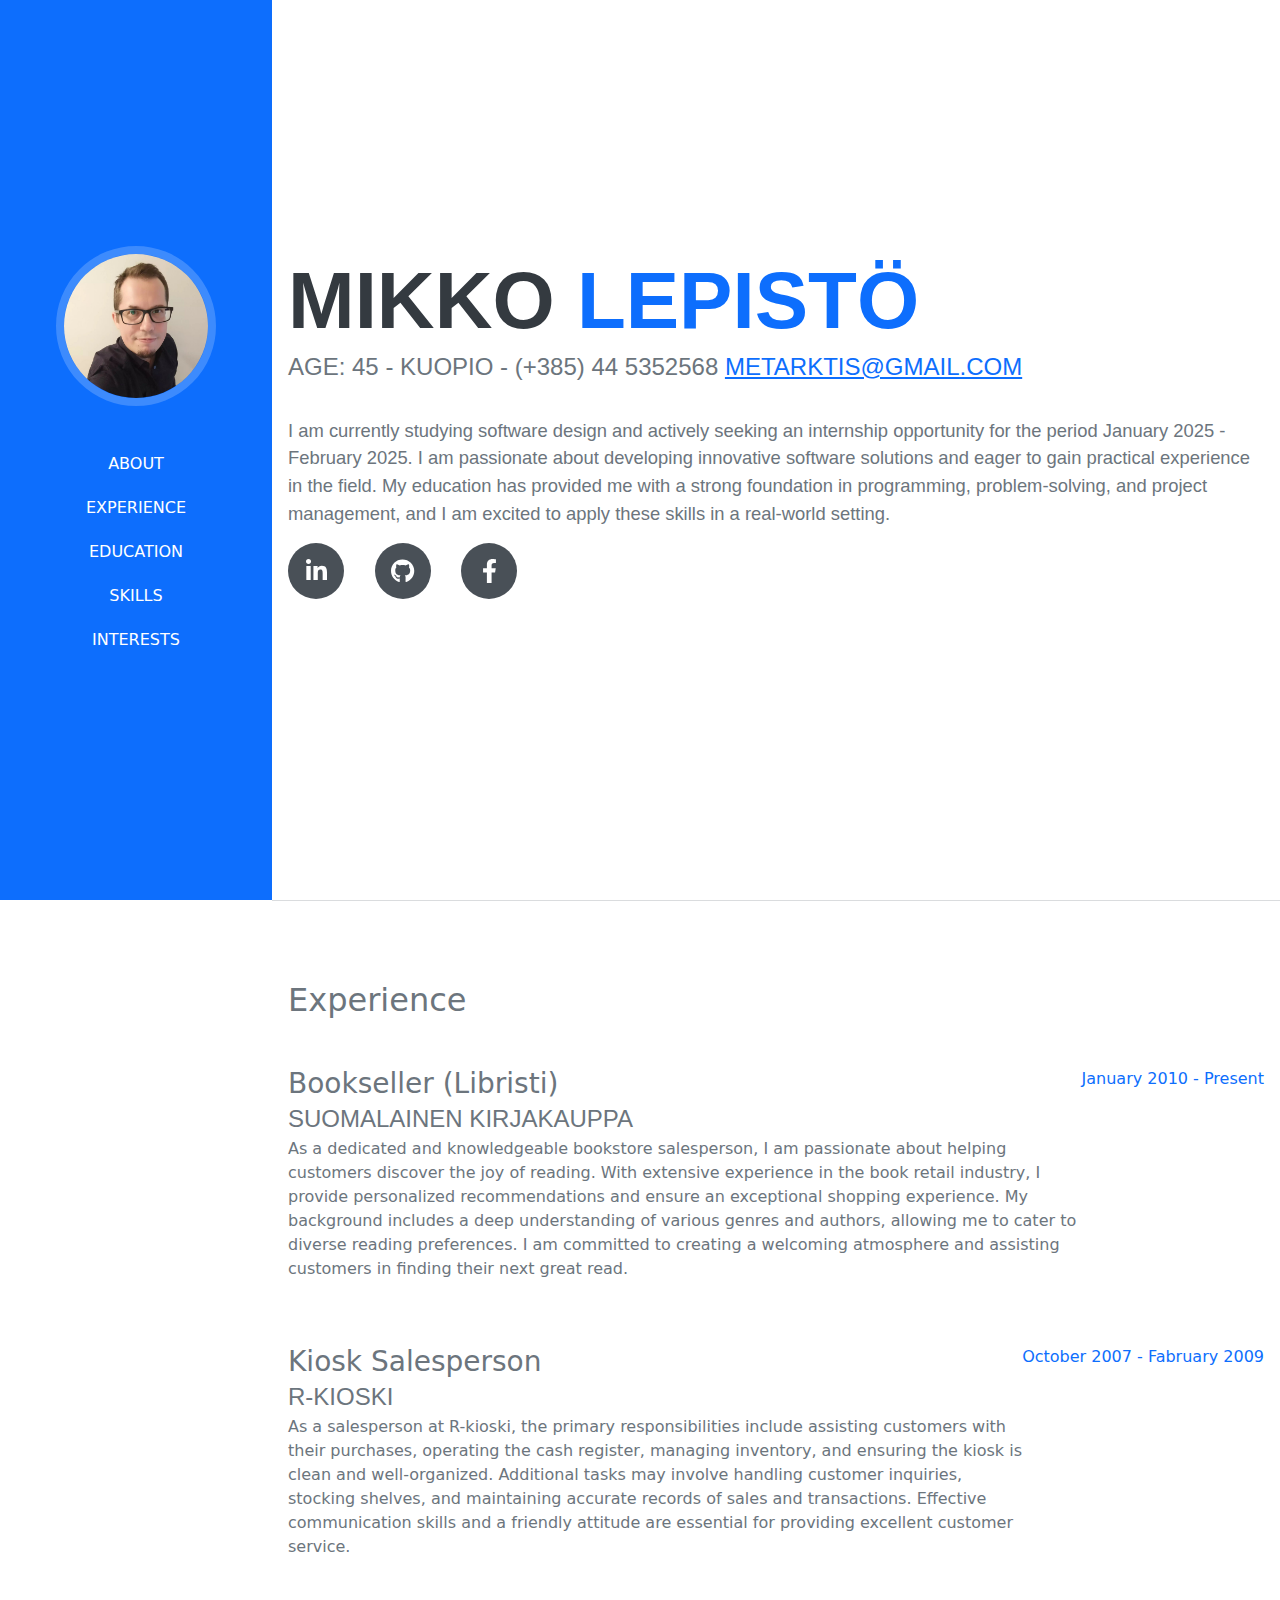
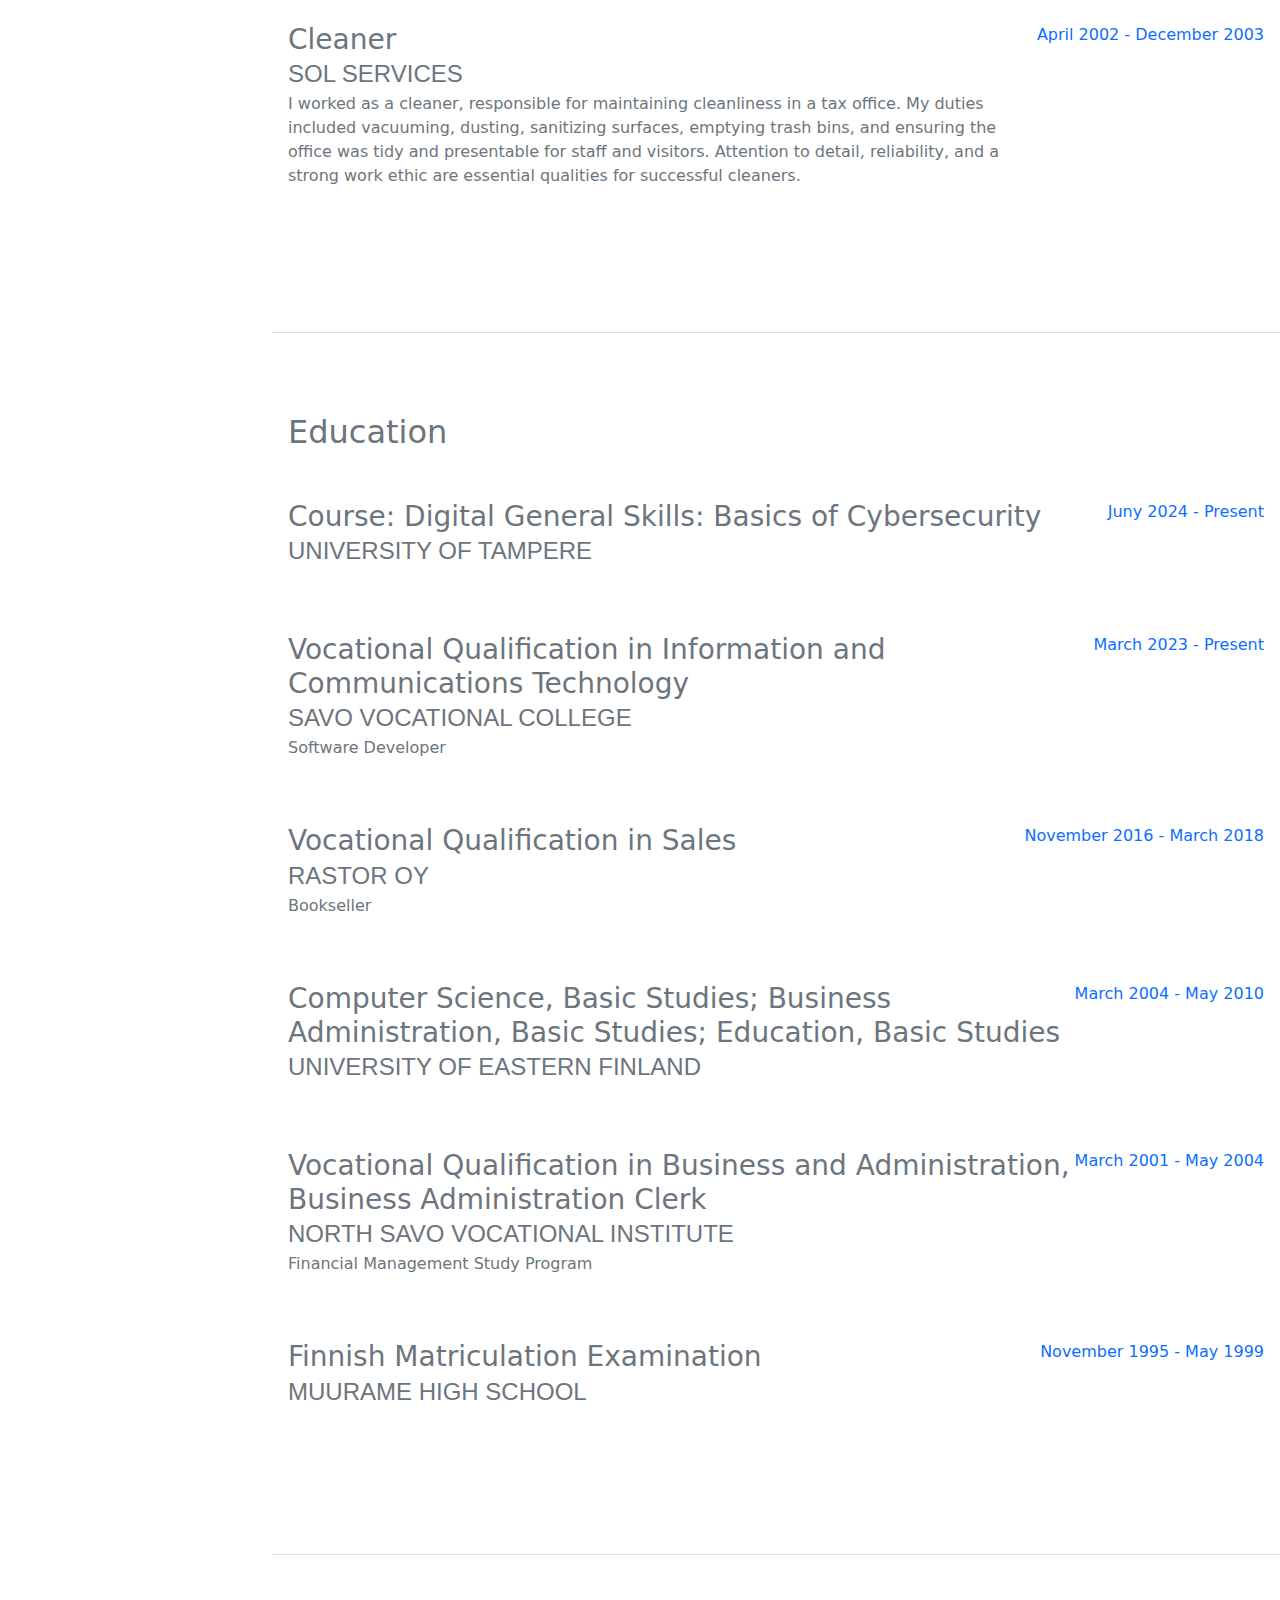
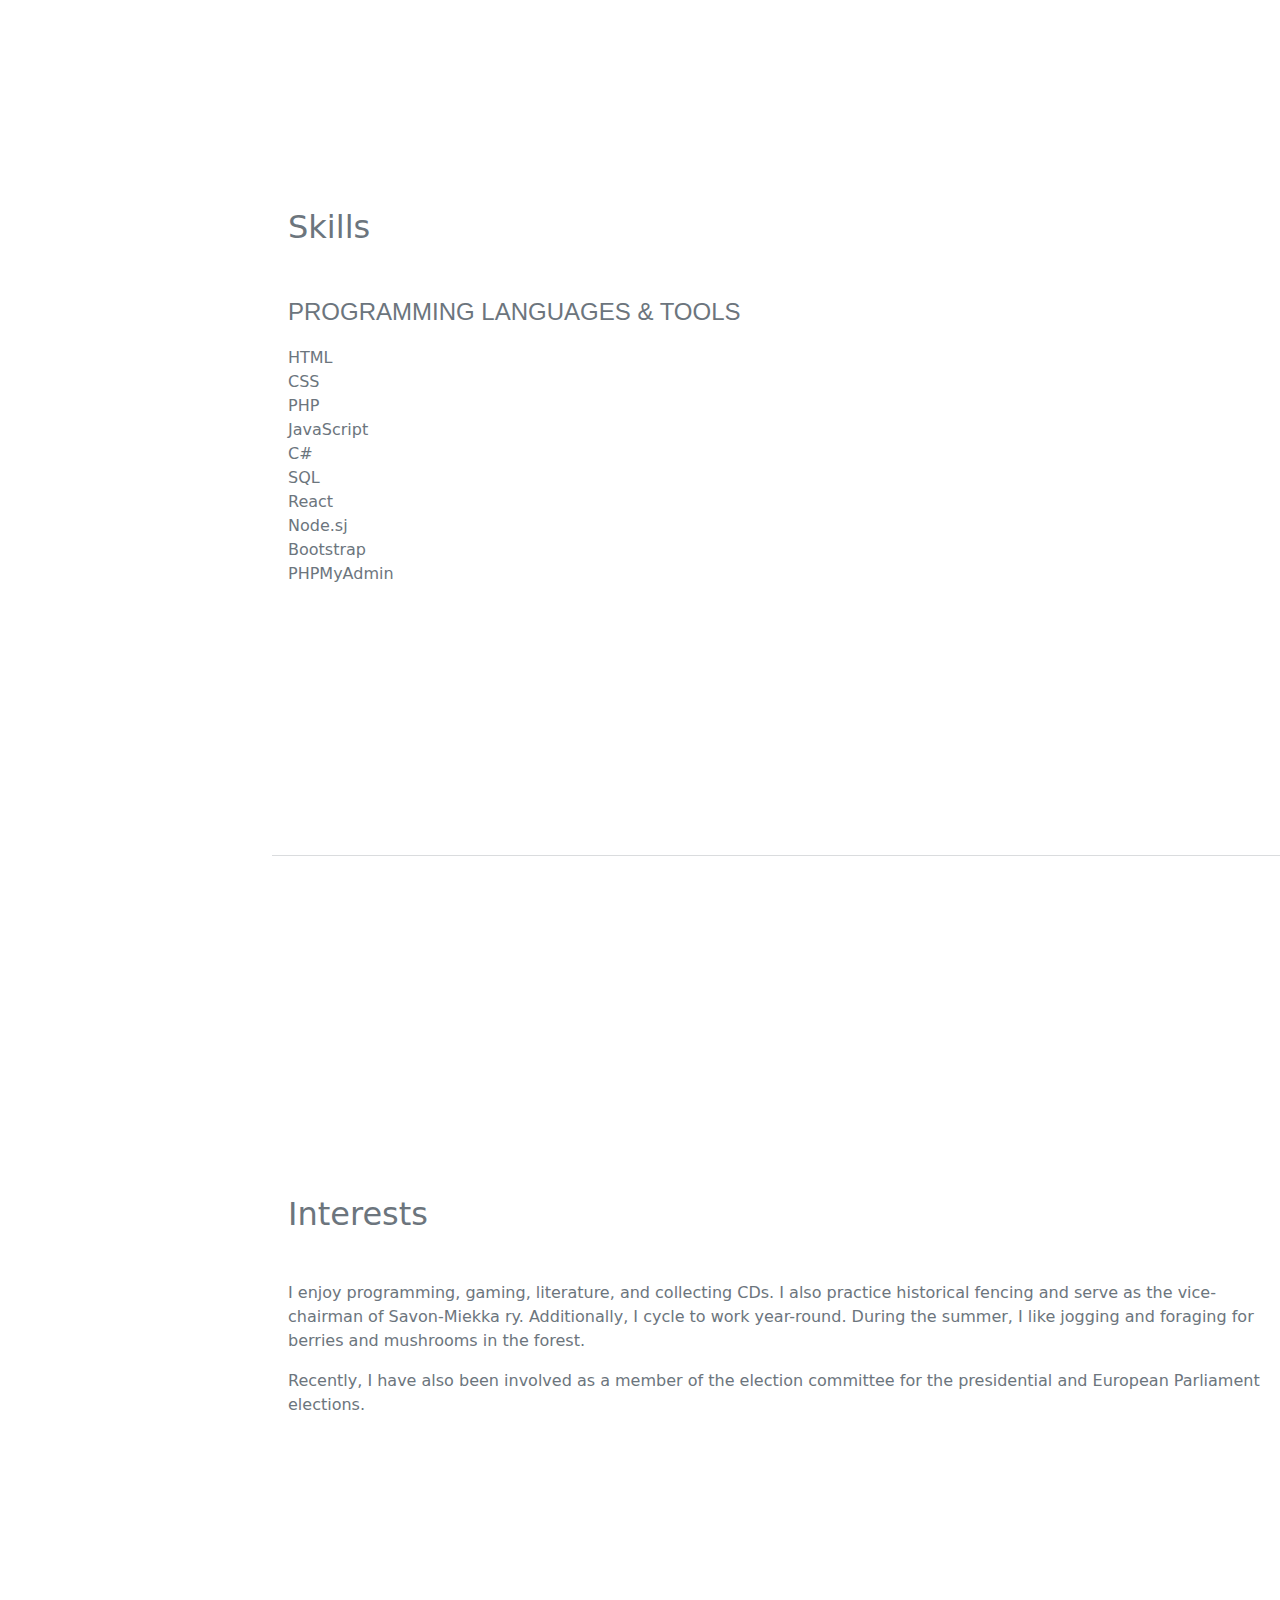
<file: CV nettisivu/cv.html>
<html lang="en" class="fontawesome-i2svg-ative fontavesome-i2svg-complete">
<head>
    <meta charset="UTF-8">
    <meta name="description" content="resume">
    <meta name="keywords" content="HTML, CSS, JavaScript">
    <meta name="author" content="Mikko Lepisto">
    <meta name="viewport" content="width=device-width, initial-scale=1.0">
    <title>Resume by Mikko Lepistö</title>
    <link href="https://cdn.jsdelivr.net/npm/bootstrap@5.3.3/dist/css/bootstrap.min.css" rel="stylesheet">
    <link href="./styles/cv_style.css" rel="stylesheet"> 
    <script src="https://cdn.jsdelivr.net/npm/bootstrap@5.3.3/dist/js/bootstrap.bundle.min.js"></script>
</head>
<body id="page-top">
    <!--Navigation-->
    <nav class="navbar navbar-expand-lg navbar-dark bg-primary fixed-top" id="sideNav">
        <a class="navbar-brand js-scroll-trigger" href="#page-top">
            <span class="d-block d-lg-none">Mikko Lepistö</span>
            <span class="d-none d-lg-block">
                <img class="img-fluid img-profile rounded-circle mx-auto mb-2" src="images/mikko.jpg" alt="avatar">
            </span>
        </a>
        <button class="navbar-toggler" type="button" data-bs-toggle="collapse" data-bs-target="#collapsibleNavbar">
            <span class="navbar-toggler-icon"></span>
        </button>
        <!--Navbar-->
        <div class="collapse navbar-collapse" id="collapsibleNavbar">
            <ul class="navbar-nav">
                <li class="navbar-item">
                    <a class="nav-link js-scroll-trigger active" href="#about">About</a>
                </li>
                <li class="navbar-item">
                    <a class="nav-link js-scroll-trigger" href="#experience">Experience</a>
                </li>
                <li class="navbar-item">
                    <a class="nav-link" href="#education">Education</a>
                </li>
                <li class="navbar-item">
                    <a class="nav-link" href="#skills">Skills</a>
                </li>
                <li class="navbar-item">
                    <a class="nav-link" href="#interests">Interests</a>
                </li>
            </ul>
        </div><!--//Navbar-->
    </nav><!--//Navigation-->
    <!--Page content-->
    <div class="container-fluid p-0">
        <!--About-->
        <section class="resume-section" id="about">
            <div class="resume-section-content">
                <h1 class="mb-0">
                    Mikko 
                    <span class="text-primary">Lepistö</span>
                </h1>
                <div class="subheading mb-5">
                     Age: 45 - Kuopio - (+385) 44 5352568 
                    <a href="mailto:metarktis@gmail.com">metarktis@gmail.com</a>
                    <p class="lead">I am currently studying software design and actively seeking an internship opportunity for the period January 2025 - February 2025. 
                        I am passionate about developing innovative software solutions and eager to gain practical experience in the field. 
                        My education has provided me with a strong foundation in programming, problem-solving, and project management, and I am excited to apply these skills in a real-world setting.</p>
                    <div class="social-icons">
                        <a class="social-icon" href="https://www.linkedin.com/in/mikko-lepistö-38762966" target="_blank">
                            <svg class="svg-inline--fa fa-linkedin-in" aria-hidden="true" focusable="false" data-prefix="fab" data-icon="linkedin-in" role="img" xmlns="http://www.w3.org/2000/svg" viewBox="0 0 448 512" data-fa-i2svg="">
                                <path fill="currentColor" d="M100.28 448H7.4V148.9h92.88zM53.79 108.1C24.09 108.1 0 83.5 0 53.8a53.79 53.79 0 0 1 107.58 0c0 29.7-24.1 54.3-53.79 54.3zM447.9 448h-92.68V302.4c0-34.7-.7-79.2-48.29-79.2-48.29 0-55.69 37.7-55.69 76.7V448h-92.78V148.9h89.08v40.8h1.3c12.4-23.5 42.69-48.3 87.88-48.3 94 0 111.28 61.9 111.28 142.3V448z">

                                </path>
                            </svg>
                        </a>
                        <a class="social-icon" a href="https://github.com/Kirjakauppias" target="_blank">
                            <svg class="svg-inline--fa fa-github" aria-hidden="true" focusable="false" data-prefix="fab" data-icon="github" role="img" xmlns="http://www.w3.org/2000/svg" viewBox="0 0 496 512" data-fa-i2svg="">
                                <path fill="currentColor" d="M165.9 397.4c0 2-2.3 3.6-5.2 3.6-3.3.3-5.6-1.3-5.6-3.6 0-2 2.3-3.6 5.2-3.6 3-.3 5.6 1.3 5.6 3.6zm-31.1-4.5c-.7 2 1.3 4.3 4.3 4.9 2.6 1 5.6 0 6.2-2s-1.3-4.3-4.3-5.2c-2.6-.7-5.5.3-6.2 2.3zm44.2-1.7c-2.9.7-4.9 2.6-4.6 4.9.3 2 2.9 3.3 5.9 2.6 2.9-.7 4.9-2.6 4.6-4.6-.3-1.9-3-3.2-5.9-2.9zM244.8 8C106.1 8 0 113.3 0 252c0 110.9 69.8 205.8 169.5 239.2 12.8 2.3 17.3-5.6 17.3-12.1 0-6.2-.3-40.4-.3-61.4 0 0-70 15-84.7-29.8 0 0-11.4-29.1-27.8-36.6 0 0-22.9-15.7 1.6-15.4 0 0 24.9 2 38.6 25.8 21.9 38.6 58.6 27.5 72.9 20.9 2.3-16 8.8-27.1 16-33.7-55.9-6.2-112.3-14.3-112.3-110.5 0-27.5 7.6-41.3 23.6-58.9-2.6-6.5-11.1-33.3 2.6-67.9 20.9-6.5 69 27 69 27 20-5.6 41.5-8.5 62.8-8.5s42.8 2.9 62.8 8.5c0 0 48.1-33.6 69-27 13.7 34.7 5.2 61.4 2.6 67.9 16 17.7 25.8 31.5 25.8 58.9 0 96.5-58.9 104.2-114.8 110.5 9.2 7.9 17 22.9 17 46.4 0 33.7-.3 75.4-.3 83.6 0 6.5 4.6 14.4 17.3 12.1C428.2 457.8 496 362.9 496 252 496 113.3 383.5 8 244.8 8zM97.2 352.9c-1.3 1-1 3.3.7 5.2 1.6 1.6 3.9 2.3 5.2 1 1.3-1 1-3.3-.7-5.2-1.6-1.6-3.9-2.3-5.2-1zm-10.8-8.1c-.7 1.3.3 2.9 2.3 3.9 1.6 1 3.6.7 4.3-.7.7-1.3-.3-2.9-2.3-3.9-2-.6-3.6-.3-4.3.7zm32.4 35.6c-1.6 1.3-1 4.3 1.3 6.2 2.3 2.3 5.2 2.6 6.5 1 1.3-1.3.7-4.3-1.3-6.2-2.2-2.3-5.2-2.6-6.5-1zm-11.4-14.7c-1.6 1-1.6 3.6 0 5.9 1.6 2.3 4.3 3.3 5.6 2.3 1.6-1.3 1.6-3.9 0-6.2-1.4-2.3-4-3.3-5.6-2z">

                                </path>
                            </svg>
                        </a>
                        <a class="social-icon" href="https://www.facebook.com/leppari/" target="_blank">
                            <svg class="svg-inline--fa fa-facebook-f" aria-hidden="true" focusable="false" data-prefix="fab" data-icon="facebook-f" role="img" xmlns="http://www.w3.org/2000/svg" viewBox="0 0 320 512" data-fa-i2svg="">
                                <path fill="currentColor" d="M279.14 288l14.22-92.66h-88.91v-60.13c0-25.35 12.42-50.06 52.24-50.06h40.42V6.26S260.43 0 225.36 0c-73.22 0-121.08 44.38-121.08 124.72v70.62H22.89V288h81.39v224h100.17V288z">

                                </path>
                            </svg>
                        </a>
                    </div><!--//sosial-icons-->
                </div><!--//subheading-->
            </div><!--//resume-section-content-->
        </section>
        <hr class="m-0">
        <!--Experience-->
        <section class="resume-section" id="experience">
            <div class="resume-section-content">
                <h2 class="mb-5">Experience</h2>
                <!--Workplace-->
                <div class="d-flex flex-column flex-md-row justify-content-between mb-5">
                    <!--Title-->
                    <div class="flex-grow-1">
                        <h3 class="mb-0">Bookseller (Libristi)</h3>
                        <!--Organization-->
                        <div class="subheading mb-3>">
                            Suomalainen Kirjakauppa
                        </div><!--Organization-->
                        <p>As a dedicated and knowledgeable bookstore salesperson, I am passionate about helping customers discover the joy of reading. 
                            With extensive experience in the book retail industry, I provide personalized recommendations and ensure an exceptional shopping experience. 
                            My background includes a deep understanding of various genres and authors, allowing me to cater to diverse reading preferences. 
                            I am committed to creating a welcoming atmosphere and assisting customers in finding their next great read.</p>
                    </div><!--//Title-->
                    <div class="flex-shrink-0">
                        <span class="text-primary">January 2010 - Present</span>
                    </div>
                </div><!--//Workplace-->
                <!--Workplace-->
                <div class="d-flex flex-column flex-md-row justify-content-between mb-5">
                    <!--Title-->
                    <div class="flex-grow-1">
                        <h3 class="mb-0">Kiosk Salesperson</h3>
                        <!--Organization-->
                        <div class="subheading mb-3>">
                            R-Kioski
                        </div><!--Organization-->
                        <p>As a salesperson at R-kioski, the primary responsibilities include assisting customers with their purchases, operating the cash register, 
                            managing inventory, and ensuring the kiosk is clean and well-organized. Additional tasks may involve handling customer inquiries, 
                            stocking shelves, and maintaining accurate records of sales and transactions. Effective communication skills and a friendly attitude 
                            are essential for providing excellent customer service.</p>
                    </div><!--//Title-->
                    <div class="flex-shrink-0">
                        <span class="text-primary">October 2007 - Fabruary 2009</span>
                    </div>
                </div><!--//Workplace-->
                <!--Workplace-->
                <div class="d-flex flex-column flex-md-row justify-content-between mb-5">
                    <!--Title-->
                    <div class="flex-grow-1">
                        <h3 class="mb-0">Cleaner</h3>
                        <!--Organization-->
                        <div class="subheading mb-3>">
                            SOL Services
                        </div><!--Organization-->
                        <p>I worked as a cleaner, responsible for maintaining cleanliness in a tax office. 
                            My duties included vacuuming, dusting, sanitizing surfaces, emptying trash bins, 
                            and ensuring the office was tidy and presentable for staff and visitors. 
                            Attention to detail, reliability, and a strong work ethic are essential qualities for successful cleaners.</p>
                    </div><!--//Title-->
                    <div class="flex-shrink-0">
                        <span class="text-primary">April 2002 - December 2003</span>
                    </div>
                </div><!--//Workplace-->
            </div><!--//resume-section-content-->
        </section>
        <hr class="m-0">
        <!--Education-->
        <section class="resume-section" id="education">
            <div class="resume-section-content">
                <h2 class="mb-5">Education</h2>
                <!--School-->
                <div class="d-flex flex-column flex-md-row justify-content-between mb-5">
                    <!--Title-->
                    <div class="flex-grow-1">
                        <h3 class="mb-0">Course: Digital General Skills: Basics of Cybersecurity</h3>
                        <!--Organization-->
                        <div class="subheading mb-3>">
                            University of Tampere
                        </div><!--Organization-->
                        <p></p>
                    </div><!--//Title-->
                    <div class="flex-shrink-0">
                        <span class="text-primary">Juny 2024 - Present</span>
                    </div>
                </div><!--//School-->
                <!--School-->
                <div class="d-flex flex-column flex-md-row justify-content-between mb-5">
                    <!--Title-->
                    <div class="flex-grow-1">
                        <h3 class="mb-0">Vocational Qualification in Information and Communications Technology</h3>
                        <!--Organization-->
                        <div class="subheading mb-3>">
                            Savo Vocational College
                        </div><!--Organization-->
                        <p>Software Developer</p>
                    </div><!--//Title-->
                    <div class="flex-shrink-0">
                        <span class="text-primary">March 2023 - Present</span>
                    </div>
                </div><!--//School-->
                <!--School-->
                <div class="d-flex flex-column flex-md-row justify-content-between mb-5">
                    <!--Title-->
                    <div class="flex-grow-1">
                        <h3 class="mb-0">Vocational Qualification in Sales</h3>
                        <!--Organization-->
                        <div class="subheading mb-3>">
                            Rastor Oy
                        </div><!--Organization-->
                        <p>Bookseller</p>
                    </div><!--//Title-->
                    <div class="flex-shrink-0">
                        <span class="text-primary">November 2016 - March 2018</span>
                    </div>
                </div><!--//School-->
                <!--School-->
                <div class="d-flex flex-column flex-md-row justify-content-between mb-5">
                    <!--Title-->
                    <div class="flex-grow-1">
                        <h3 class="mb-0">Computer Science, Basic Studies; Business Administration, Basic Studies; Education, Basic Studies</h3>
                        <!--Organization-->
                        <div class="subheading mb-3>">
                            University of Eastern Finland
                        </div><!--Organization-->
                        <p></p>
                    </div><!--//Title-->
                    <div class="flex-shrink-0">
                        <span class="text-primary">March 2004 - May 2010</span>
                    </div>
                </div><!--//School-->
                <!--School-->
                <div class="d-flex flex-column flex-md-row justify-content-between mb-5">
                    <!--Title-->
                    <div class="flex-grow-1">
                        <h3 class="mb-0">Vocational Qualification in Business and Administration, Business Administration Clerk</h3>
                        <!--Organization-->
                        <div class="subheading mb-3>">
                            North Savo Vocational Institute
                        </div><!--Organization-->
                        <p>Financial Management Study Program</p>
                    </div><!--//Title-->
                    <div class="flex-shrink-0">
                        <span class="text-primary">March 2001 - May 2004</span>
                    </div>
                </div><!--//School-->
                <!--School-->
                <div class="d-flex flex-column flex-md-row justify-content-between mb-5">
                    <!--Title-->
                    <div class="flex-grow-1">
                        <h3 class="mb-0">Finnish Matriculation Examination</h3>
                        <!--Organization-->
                        <div class="subheading mb-3>">
                            Muurame High School
                        </div><!--Organization-->
                        <p></p>
                    </div><!--//Title-->
                    <div class="flex-shrink-0">
                        <span class="text-primary">November 1995 - May 1999</span>
                    </div>
                </div><!--//School-->
            </div><!--//resume-section-content-->
        </section>
        <hr class="m-0">
        <!--Skills-->
        <section class="resume-section" id="skills">
            <div class="resume-section-content">
                    <h2 class="mb-5">Skills</h2>
                    <div class="subheading mb-3">Programming Languages & Tools</div>
                    <ul class="list-inline dev-icons">
                        <li>
                            HTML
                        </li>
                        <li>
                            CSS
                        </li>
                        <li>
                            PHP
                        </li>
                        <li>
                            JavaScript
                        </li>
                        <li>
                            C#
                        </li>
                        <li>
                            SQL
                        </li>
                        <li>
                            React
                        </li>
                        <li>
                            Node.sj
                        </li>
                        <li>
                            Bootstrap
                        </li>
                        <li>
                            PHPMyAdmin
                        </li>
                    </ul>
            </div><!--//resume-section-content-->
        </section>
        <hr class="m-0">
        <!--Interests-->
        <section class="resume-section" id="interests">
            <div class="resume-section-content">
                <h2 class="mb-5">Interests</h2>
                <p>I enjoy programming, gaming, literature, and collecting CDs. I also practice historical fencing and serve as the vice-chairman of Savon-Miekka ry. 
                    Additionally, I cycle to work year-round. During the summer, I like jogging and foraging for berries and mushrooms in the forest.</p>
                <p class="mb-0">Recently, I have also been involved as a member of the election committee for the presidential and European Parliament elections.</p>
            </div><!--//resume-section-content-->
        </section>
    </div><!--//Page content-->
</body>
</html>
</file>
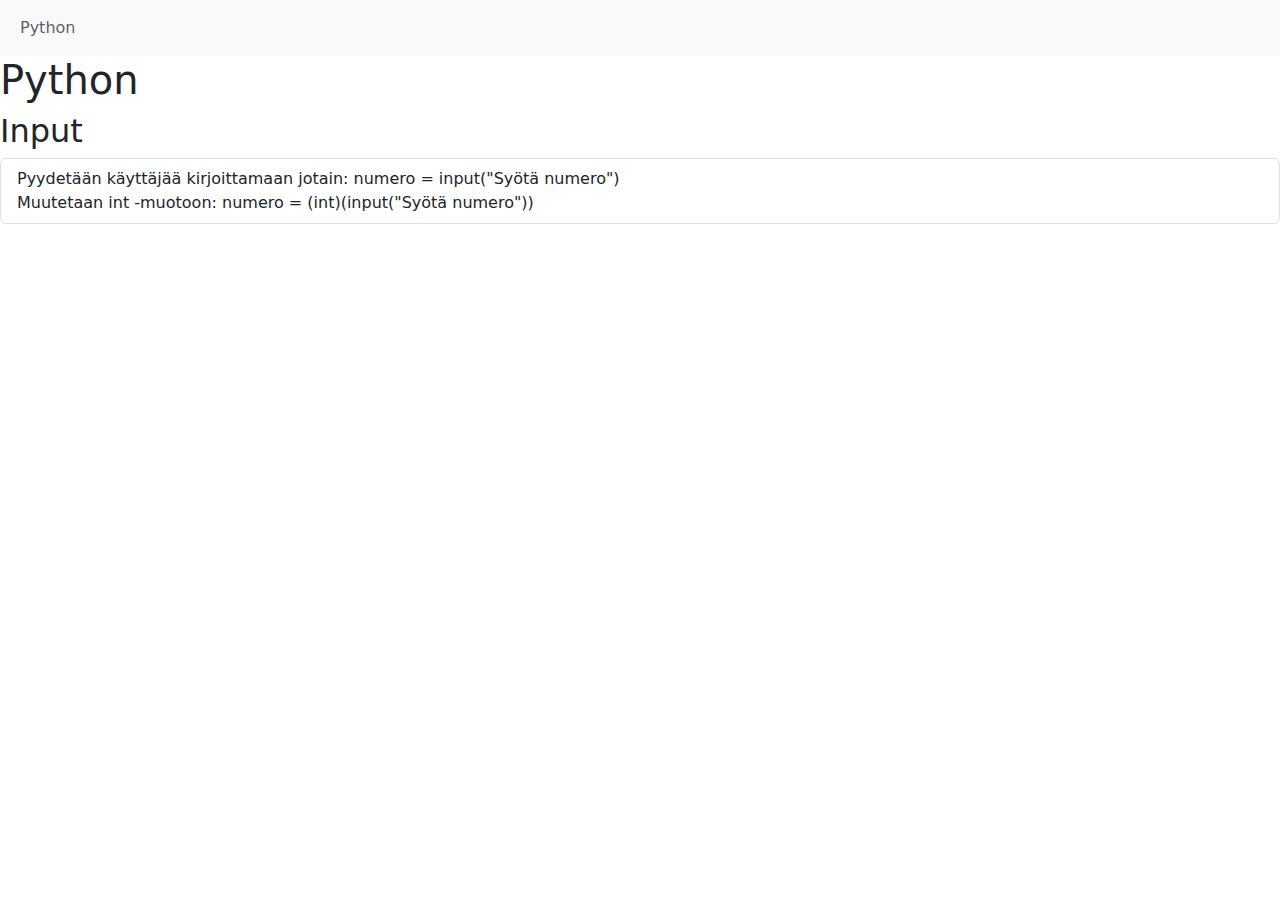
<file: oppi_portaali/python.html>
<html lang="en">
<head>
    <meta charset="UTF-8">
    <meta name="viewport" content="width=device-width, initial-scale=1.0">
    <title>MIKON OPPIMISPORTAALI</title>
    <!--Include Bootstrap's CSS-->
    <link href="https://cdn.jsdelivr.net/npm/bootstrap@5.3.3/dist/css/bootstrap.min.css" rel="stylesheet" integrity="sha384-QWTKZyjpPEjISv5WaRU9OFeRpok6YctnYmDr5pNlyT2bRjXh0JMhjY6hW+ALEwIH" crossorigin="anonymous">
    <!--Include Bootstrap's Popper and JS-->
    <script src="https://cdn.jsdelivr.net/npm/@popperjs/core@2.11.8/dist/umd/popper.min.js" integrity="sha384-I7E8VVD/ismYTF4hNIPjVp/Zjvgyol6VFvRkX/vR+Vc4jQkC+hVqc2pM8ODewa9r" crossorigin="anonymous"></script>
    <script src="https://cdn.jsdelivr.net/npm/bootstrap@5.3.3/dist/js/bootstrap.min.js" integrity="sha384-0pUGZvbkm6XF6gxjEnlmuGrJXVbNuzT9qBBavbLwCsOGabYfZo0T0to5eqruptLy" crossorigin="anonymous"></script>

</head>
<body>
    <nav class="navbar navbar-expand-sm bg-light">
        <div class="container-fluid">
          <ul class="navbar-nav">
            <li class="nav-item">
              <a class="nav-link" href="python.html">Python</a>
            </li>
          </ul>
        </div>
      </nav>
      <h1>Python</h1>
      <h2>Input</h2>
      <ul class="list-group">
        <li class="list-group-item">
            Pyydetään käyttäjää kirjoittamaan jotain: numero = input("Syötä numero")<br>
            Muutetaan int -muotoon: numero = (int)(input("Syötä numero"))
        </li>
      </ul>
      
</body>
</html>
</file>
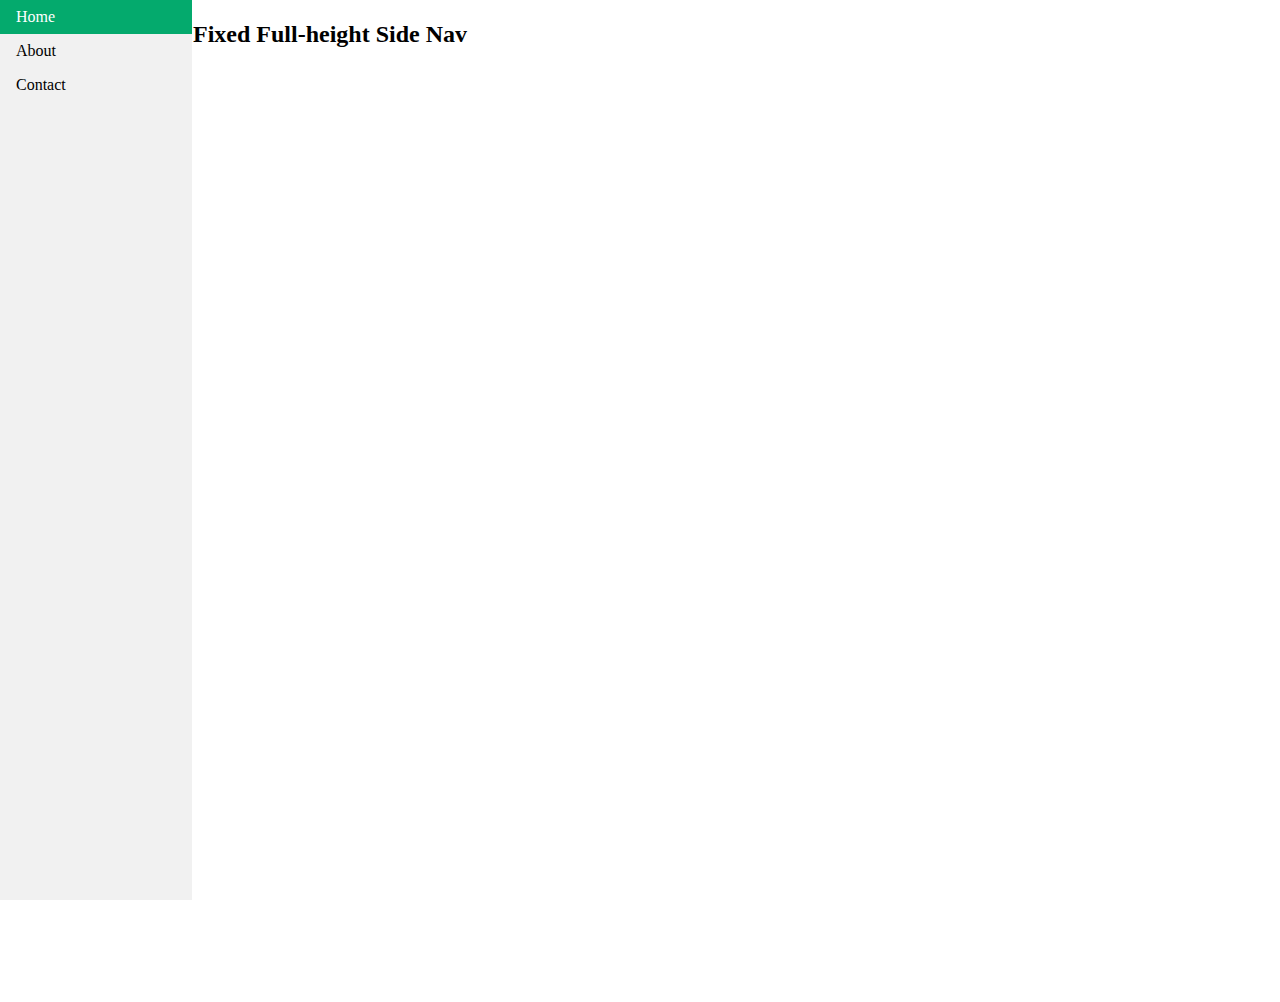
<file: oppi_portaali/pohjia/sidenav.html>
<html lang="en">
<head>
    <meta charset="UTF-8">
    <meta name="viewport" content="width=device-width, initial-scale=1.0">
    <title>Side nav</title>
    <link rel="stylesheet" href="styles/sidenav-style.css">
</head>
<body>
    <ul>
        <li><a class="active" href="#home">Home</a></li>
        <li><a href="#about">About</a></li>
        <li><a href="#contact">Contact</a></li>
    </ul>
    <main>
        <h2>Fixed Full-height Side Nav</h2>
    </main>
</body>
</html>
</file>
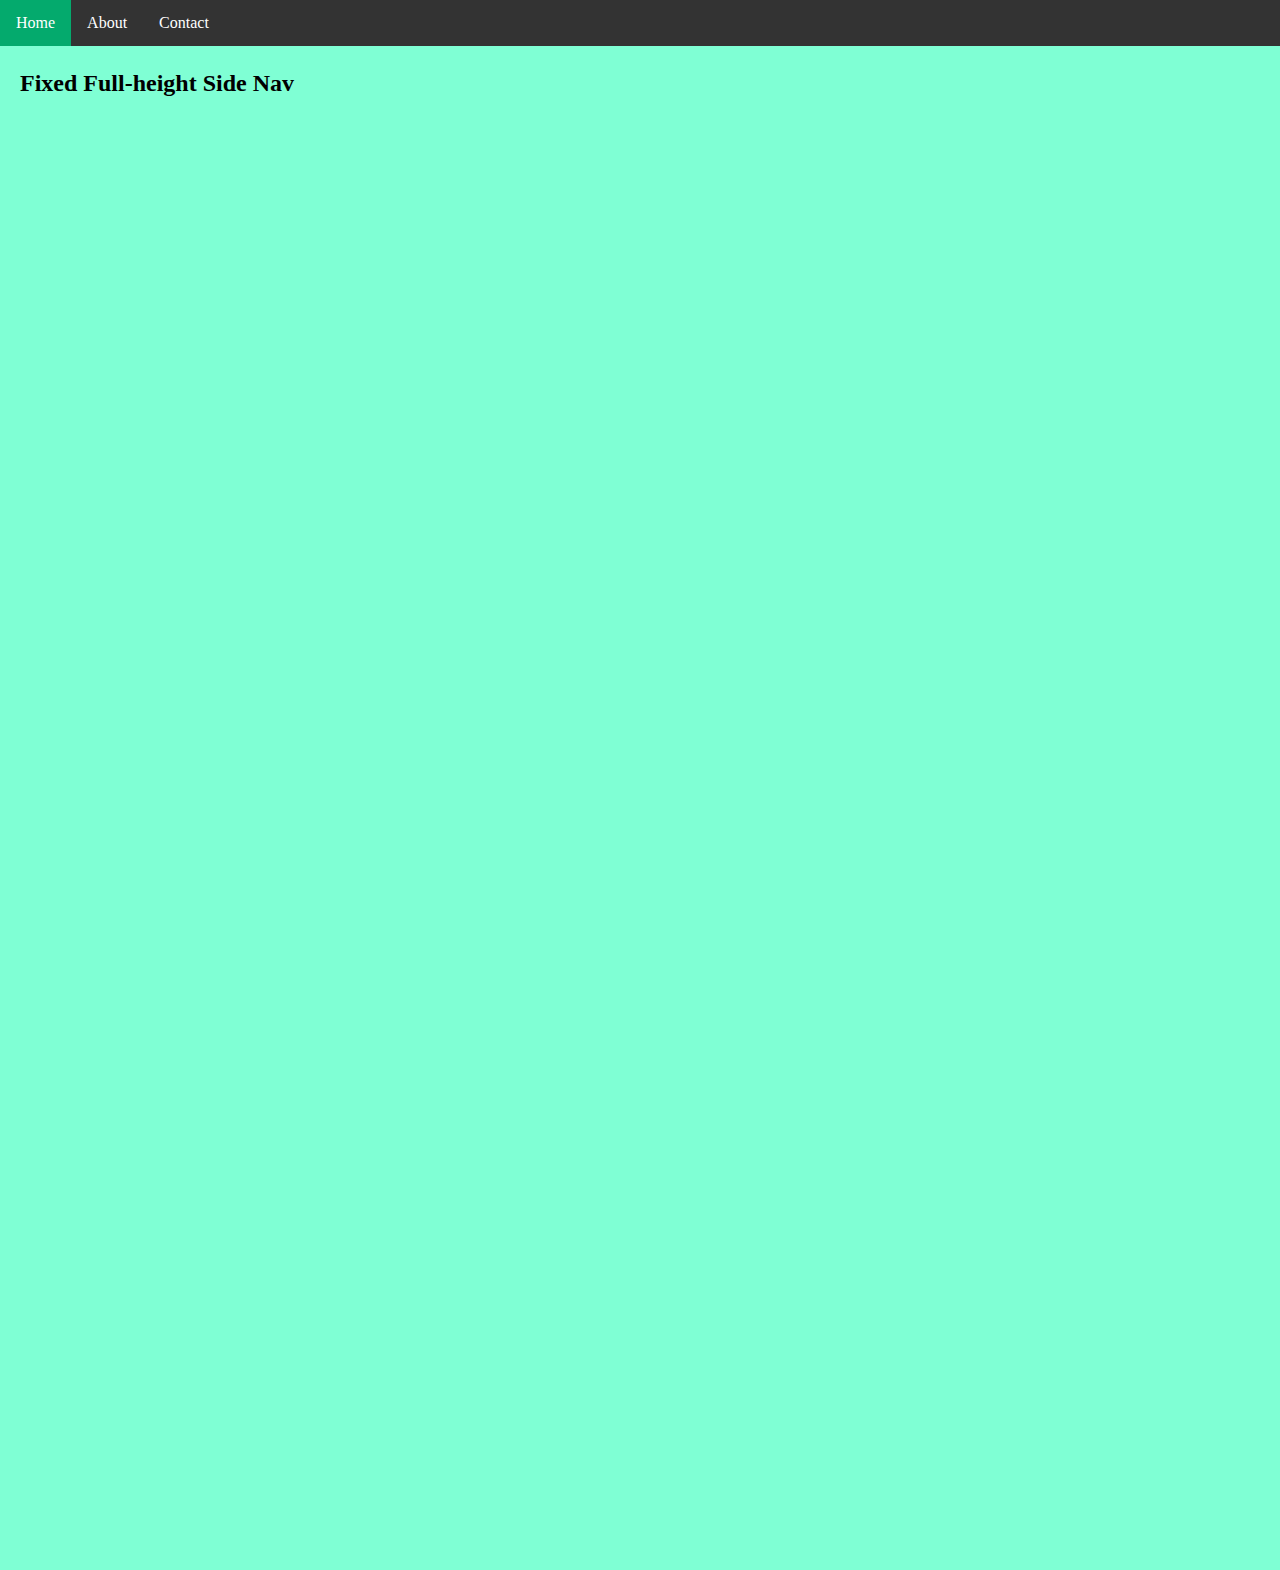
<file: oppi_portaali/pohjia/topnav.html>
<html lang="en">
<head>
    <meta charset="UTF-8">
    <meta name="viewport" content="width=device-width, initial-scale=1.0">
    <title>Top nav</title>
    <link rel="stylesheet" href="styles/topnav-style.css">
</head>
<body>
    <ul>
        <li><a class="active" href="#home">Home</a></li>
        <li><a href="#about">About</a></li>
        <li><a href="#contact">Contact</a></li>
    </ul>
    <main>
        <h2>Fixed Full-height Side Nav</h2>
    </main>
</body>
</html>
</file>
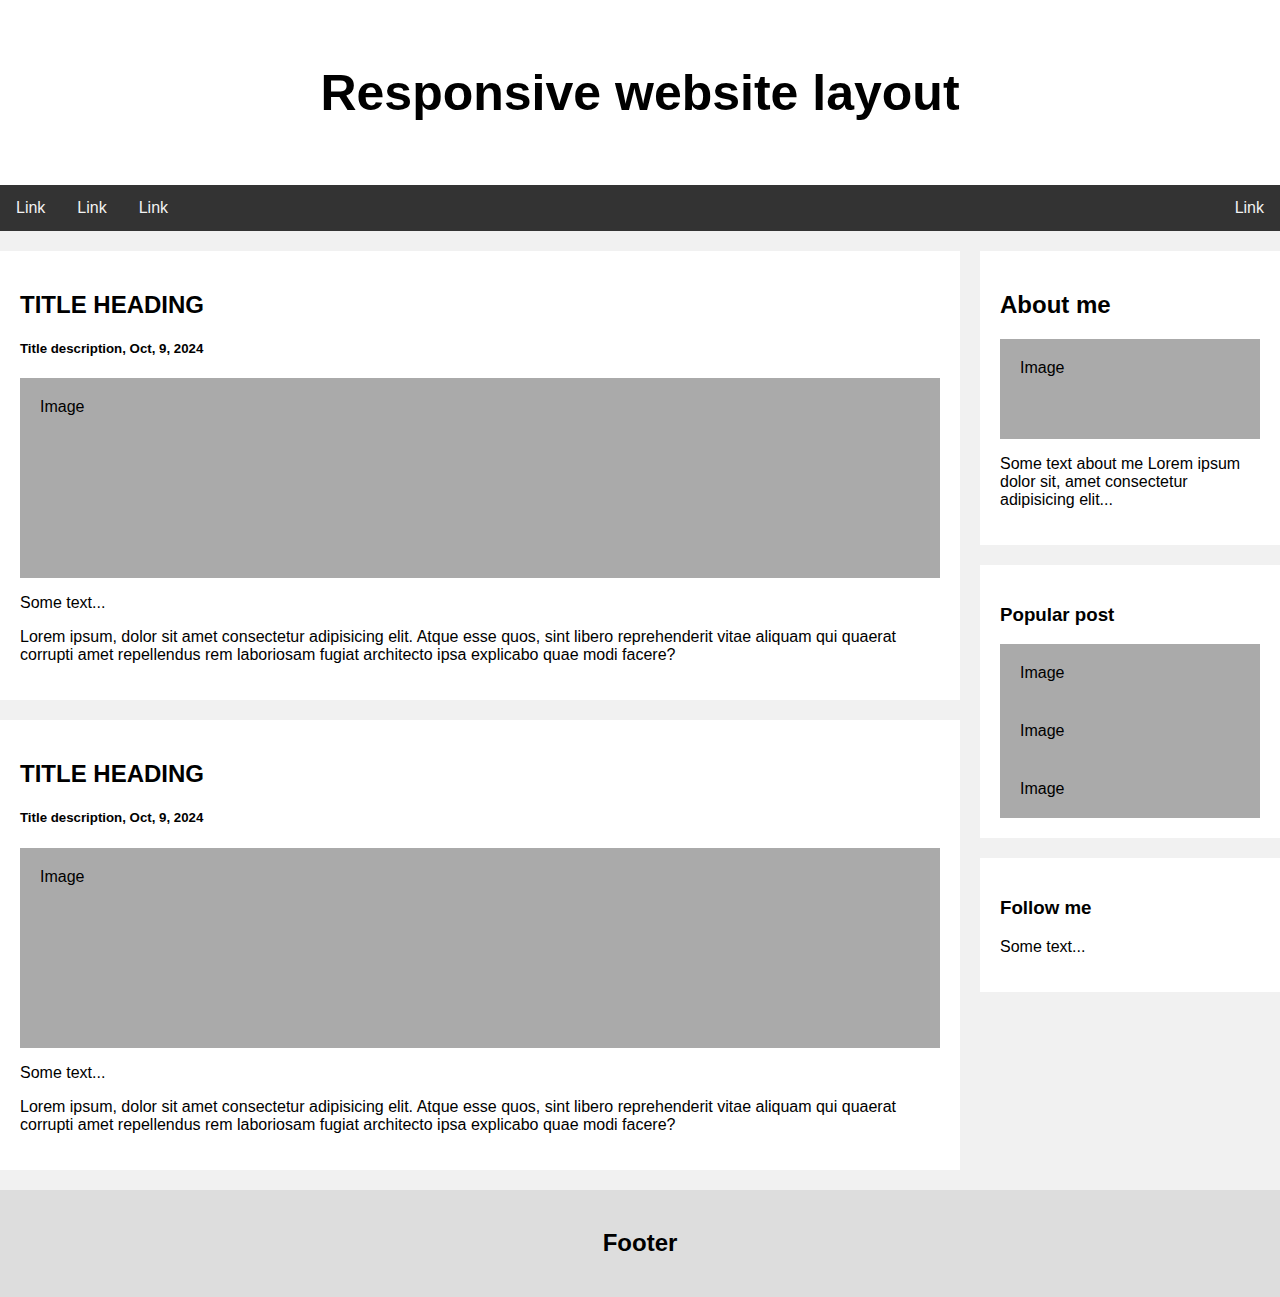
<file: oppi_portaali/pohjia/web-layout.html>
<html lang="en">
<head>
    <meta charset="UTF-8">
    <meta name="viewport" content="width=device-width, initial-scale=1.0">
    <title>Web layout</title>
    <link rel="stylesheet" href="styles/web-layout-style.css">
</head>
<body>
    <header>
        <h1>Responsive website layout</h1>
    </header>
    <div class="topnav">
        <a href="#">Link</a>
        <a href="#">Link</a>
        <a href="#">Link</a>
        <a href="#" style="float:right;">Link</a>
    </div><!--topnav-->

    <div class="row">
        <div class="leftcolumn">
            <div class="card">
                <h2>TITLE HEADING</h2>
                <h5>Title description, Oct, 9, 2024</h5>
                <div class="fakeimg" style="height:200px;">
                    Image
                </div><!--fakeimg-->
                <p>Some text...</p>
                <p>Lorem ipsum, dolor sit amet consectetur adipisicing elit. Atque esse quos, sint libero reprehenderit vitae aliquam qui quaerat corrupti amet repellendus rem laboriosam fugiat architecto ipsa explicabo quae modi facere?</p>
            </div><!--card-->
            <div class="card">
                <h2>TITLE HEADING</h2>
                <h5>Title description, Oct, 9, 2024</h5>
                <div class="fakeimg" style="height:200px;">
                    Image
                </div><!--fakeimg-->
                <p>Some text...</p>
                <p>Lorem ipsum, dolor sit amet consectetur adipisicing elit. Atque esse quos, sint libero reprehenderit vitae aliquam qui quaerat corrupti amet repellendus rem laboriosam fugiat architecto ipsa explicabo quae modi facere?</p>
            </div><!--card-->
        </div><!--leftcolumn-->
        <div class="rightcolumn">
            <div class="card">
                <h2>About me</h2>
                <div class="fakeimg" style="height: 100px;">
                    Image
                </div><!--fakeimg-->
                <p>Some text about me Lorem ipsum dolor sit, amet consectetur adipisicing elit...</p> 
            </div><!--card-->
            <div class="card">
                <h3>Popular post</h3>
                <div class="fakeimg">Image</div><!--fakeimg-->
                <div class="fakeimg">Image</div><!--fakeimg-->
                <div class="fakeimg">Image</div><!--fakeimg-->
            </div><!--card-->
            <div class="card">
                <h3>Follow me</h3>
                <p>Some text...</p>
            </div><!--card-->
        </div><!--rightcolumn-->
    </div><!--row-->

    <footer>
        <h2>Footer</h2>
    </footer>
</body>
</html>
</file>
<file: cv_style.css>
@media (max-width: 992px) {
    .carousel-inner {
        padding-left: 1rem !important;
    }
}
@media (min-width: 992px) {
    body {
        padding-top: 0;
        padding-left: 17rem;
    }

    h1, .h1 {
        font-size: 5rem !important;
    }

    #sideNav {
        padding-left: 0;
        padding-right: 0;
        text-align: center;
        position: fixed;
        top: 0;
        left: 0;
        display: flex;
        flex-direction: column;
        width: 17rem;
        height: 100vh;
    }
    #sideNav .navbar-brand {
        display: flex;
        margin: auto auto 0;
        padding: 0.5rem;
    }
    
    #sideNav .navbar-collapse {
        display: flex;
        align-items: flex-start;
        flex-grow: 0;
        width: 100%;
        margin-bottom: auto;
    }
    
    #sideNav .navbar-nav {
        flex-direction: column;
        width: 100%;
    }

    section.resume-section {
        padding-left: 3rem !important;
        padding-right: 3rem !important;
        padding-top: 2rem !important;
        padding-bottom: 5rem !important;
    }
    
    .carousel {
        padding-top: 0 !important;
    }

    .carousel-inner {
        padding-left: 3rem !important;
        width: 50rem !important;
    }
}

@media (min-width: 768px) {
    section.resume-section {
        min-height: 100vh;
    }
}

body {
    color: #6c757d;
}

h1, .h1, h2, .h2, h3, .h3, h4, .h4, h5, .h5, h6, .h6 {
    text-transform: uppercase;
}

h1, .h1 {
    line-height: 1;
}

h1, .h1{
    font-family: "Marcellus", serif;
    font-weight: 700 !important;
    color: #343a40;
}

.navbar {
    background-color:rgb(110, 17, 106) !important;
}

.text-lastname {
    color: rgb(110, 17, 106) !important;
}

.subheading a {
    color:rgb(110, 17, 106) !important;
}

.text-date {
    color:rgb(110, 17, 106) !important;
}

.carousel {
    padding-top: 5rem;
}

.carousel-inner {
    width: 100%;
}

#sideNav .navbar-brand .img-profile {
    max-width: 10rem;
    max-height: 10rem;
    border: 0.5rem solid rgba(255, 255, 255, 0.2);
}
#sideNav a.navbar-brand {
    margin-bottom: 20px;
}
#sideNav .navbar-item {
    width: 100%;
}

/*Navbar -linkkien muotoilu*/
#sideNav .nav-link {
    color: #ffffff; /* White text */
    text-align: center;
    width: 100%;
    padding: 10px;
    font-weight: 600;
    letter-spacing: 0.05rem;;
    text-transform: uppercase; /*Linkin tekstit kaikki isolla */
}
#sideNav .nav-link:hover {
    background-color: #0056b3; /* Bootstrap darken primary color */
}

.container-fluid {
  justify-content: center;
}

section.resume-section {
    display: flex;
    align-items: center;
    padding-left: 1rem;
    padding-right: 1rem;
    padding-top: 5rem;
    padding-bottom: 5rem;
    max-width: 75rem;
    min-height: 100vh;
  }

section.resume-section .resume-section-content {
    width: 100%;
}

.subheading {
    font-family: "Saira Extra Condensed", -apple-system, BlinkMacSystemFont, "Segoe UI", Roboto, "Helvetica Neue", Arial, sans-serif, "Apple Color Emoji", "Segoe UI Emoji", "Segoe UI Symbol", "Noto Color Emoji";
    text-transform: uppercase;
    font-weight: 500;
    font-size: 1.5rem;
  }

  .social-icons .social-icon {
    display: inline-flex;
    align-items: center;
    justify-content: center;
    height: 3.5rem;
    width: 3.5rem;
    background-color: #495057;
    color: #fff !important;
    border-radius: 100%;
    font-size: 1.5rem;
    margin-right: 1.5rem;
}

.lead {
    font-size: 1.15rem;
    font-weight: 400;
    text-transform:none;
    margin-top: 2rem;
}

svg:not(:host).svg-inline--fa, svg:not(:root).svg-inline--fa {
    overflow: visible;
    box-sizing: content-box;
}

.svg-inline--fa {
    display: var(--fa-display, inline-block);
    height: 1em;
    overflow: visible;
    vertical-align: -.125em;
}

.card {
    margin-right: 1rem;
    margin-bottom: 1rem;
}

.card-img-top {
    height: 316px;
}

.referee {
    font-size: medium;
}
</file>
<file: CV nettisivu/styles/cv_style.css>
body {
    color: #6c757d;
}

h1 {
    
    text-transform: uppercase;
    font-size: 5rem;
    font-family: 'Trebuchet MS', 'Lucida Sans Unicode', 'Lucida Grande', 'Lucida Sans', Arial, sans-serif;
    font-weight: 700;
    color: #343a40;
}

@media (min-width: 992px) {
    body {
        padding-top: 0;
        padding-left: 17rem;
    }
#sideNav {
    padding-left: 0;
        padding-right: 0;
        text-align: center;
        position: fixed;
        top: 0;
        left: 0;
        display: flex;
        flex-direction: column;
        width: 17rem;
        height: 100vh;
}
#sideNav .navbar-brand {
    display: flex;
    margin: auto auto 0;
    padding: 0.5rem;
}

#sideNav .navbar-collapse {
    display: flex;
    align-items: flex-start;
    flex-grow: 0;
    width: 100%;
    margin-bottom: auto;
}

#sideNav .navbar-nav {
    flex-direction: column;
    width: 100%;
}

}
#sideNav .navbar-brand .img-profile {
    max-width: 10rem;
    max-height: 10rem;
    border: 0.5rem solid rgba(255, 255, 255, 0.2);
}
#sideNav a.navbar-brand {
    margin-bottom: 20px;
}
#sideNav .navbar-item {
    width: 100%;
}
#sideNav .nav-link {
    color: #ffffff; /* White text */
    text-align: center;
    width: 100%;
    padding: 10px;
    text-transform: uppercase; /*Linkin tekstit kaikki isolla */
}
#sideNav .nav-link:hover {
    background-color: #0056b3; /* Bootstrap darken primary color */
}

.container-fluid {
  justify-content: center;
}

section.resume-section {
    display: flex;
    align-items: center;
    padding-left: 1rem;
    padding-right: 1rem;
    padding-top: 5rem;
    padding-bottom: 5rem;
    max-width: 75rem;
    min-height: 100vh;
  }

section.resume-section .resume-section-content {
    width: 100%;
}

  .subheading {
    font-family: "Saira Extra Condensed", -apple-system, BlinkMacSystemFont, "Segoe UI", Roboto, "Helvetica Neue", Arial, sans-serif, "Apple Color Emoji", "Segoe UI Emoji", "Segoe UI Symbol", "Noto Color Emoji";
    text-transform: uppercase;
    font-weight: 500;
    font-size: 1.5rem;
  }

  .mb-5 {
    margin-bottom: 3rem !important;
  }

  .social-icons .social-icon {
    display: inline-flex;
    align-items: center;
    justify-content: center;
    height: 3.5rem;
    width: 3.5rem;
    background-color: #495057;
    color: #fff;
    border-radius: 100%;
    font-size: 1.5rem;
    margin-right: 1.5rem;
}

.lead {
    font-size: 1.15rem;
    font-weight: 400;
    text-transform:none;
    margin-top: 2rem;
}

svg:not(:host).svg-inline--fa, svg:not(:root).svg-inline--fa {
    overflow: visible;
    box-sizing: content-box;
}

.svg-inline--fa {
    display: var(--fa-display, inline-block);
    height: 1em;
    overflow: visible;
    vertical-align: -.125em;
}
</file>
<file: oppi_portaali/pohjia/styles/sidenav-style.css>
body {
    margin: 0;
}

ul {
    background-color: #f1f1f1;
    /*main margin-left: 15%;*/
    width: 15%;
    height: 100%;
    margin: 0;
    padding: 0;
    position: fixed;
    overflow: auto;
    list-style-type: none;
}

li a {
    color: #000;
    text-decoration: none;
    padding: 8px 16px;
    display: block;
}

li a.active {
    background-color: #04AA6D;
    color: white;
}

li a:hover:not(.active) {
    background-color: #555;
    color: white;
}

main {
    /*ul width: 15%*/
    height: 1000px;
    margin-left: 15%;
    padding: 1px;
}
</file>
<file: oppi_portaali/pohjia/styles/topnav-style.css>
body {
    margin: 0;
}

ul {
    background-color: #333;
    width: 100%;
    top: 0;
    margin: 0;
    padding: 0;
    position: fixed;
    overflow: hidden;
    list-style-type: none;
}

li {
    float: left;
}

li a {
    color: white;
    text-decoration: none;
    text-align: center;
    padding: 14px 16px;
    display: block;
}

li a.active {
    background-color: #04AA6D;
}

li a:hover:not(.active) {
    background-color: #111
}

main {
    background-color:aquamarine;
    height: 1500px;
    margin-top: 30px;
    padding: 20px;
}
</file>
<file: oppi_portaali/pohjia/styles/web-layout-style.css>
* {
    box-sizing: border-box;
}

body {
    font-family: Arial;
    background: #f1f1f1;
    margin: 0;
}

header {
    text-align: center;
    background: white;
    padding: 30px;
}
header h1 {
    font-size: 50px;
}

.topnav {
    background-color: #333;
    overflow: hidden;
}
.topnav a {
    text-align: center;
    text-decoration: none;
    color: #f2f2f2;
    padding: 14px 16px;
    float: left;
}
.topnav a:hover {
    background-color: #ddd;
    color: black;
}
/*.float-right-link { float: right!important; }*/

/*Create two unequal columns that floats next to eachh other*/
/*Left column*/
.leftcolumn {
    width: 75%;
    float: left;
}

/*Right column*/
.rightcolumn {
    background-color: #f1f1f1;
    width: 25%;
    padding-left: 20px;
    float: right;
}

/*Fake image*/
.fakeimg {
    background-color: #aaa;
    width: 100%;
    padding: 20px;
}

/*Add card effect for articles*/
.card {
    background-color: white;
    margin-top: 20px;
    padding: 20px;
}

/*Clear floats after columns*/
.row::after{
    content: "";
    display: table;
    clear: both;
}

/*Footer*/
footer {
    text-align: center;
    background: #ddd;
    margin-top: 20px;
    padding: 20px;
}

/* Responsive layout - when the screen is less than 800px wide, 
make the two columns stack on top of each other instead of next to each other */
@media screen and (max-width: 800px) {
    .leftcolumn, .rightcolumn {
        width: 100%;
        padding: 0;
    }
}

/* Responsive layout - when the screen is less than 400px wide, 
make the navigation links stack on top of each other instead of next to each other */
@media screen and (max-width: 400px) {
    .topnav a {
        width: 100%;
    }
}
</file>
